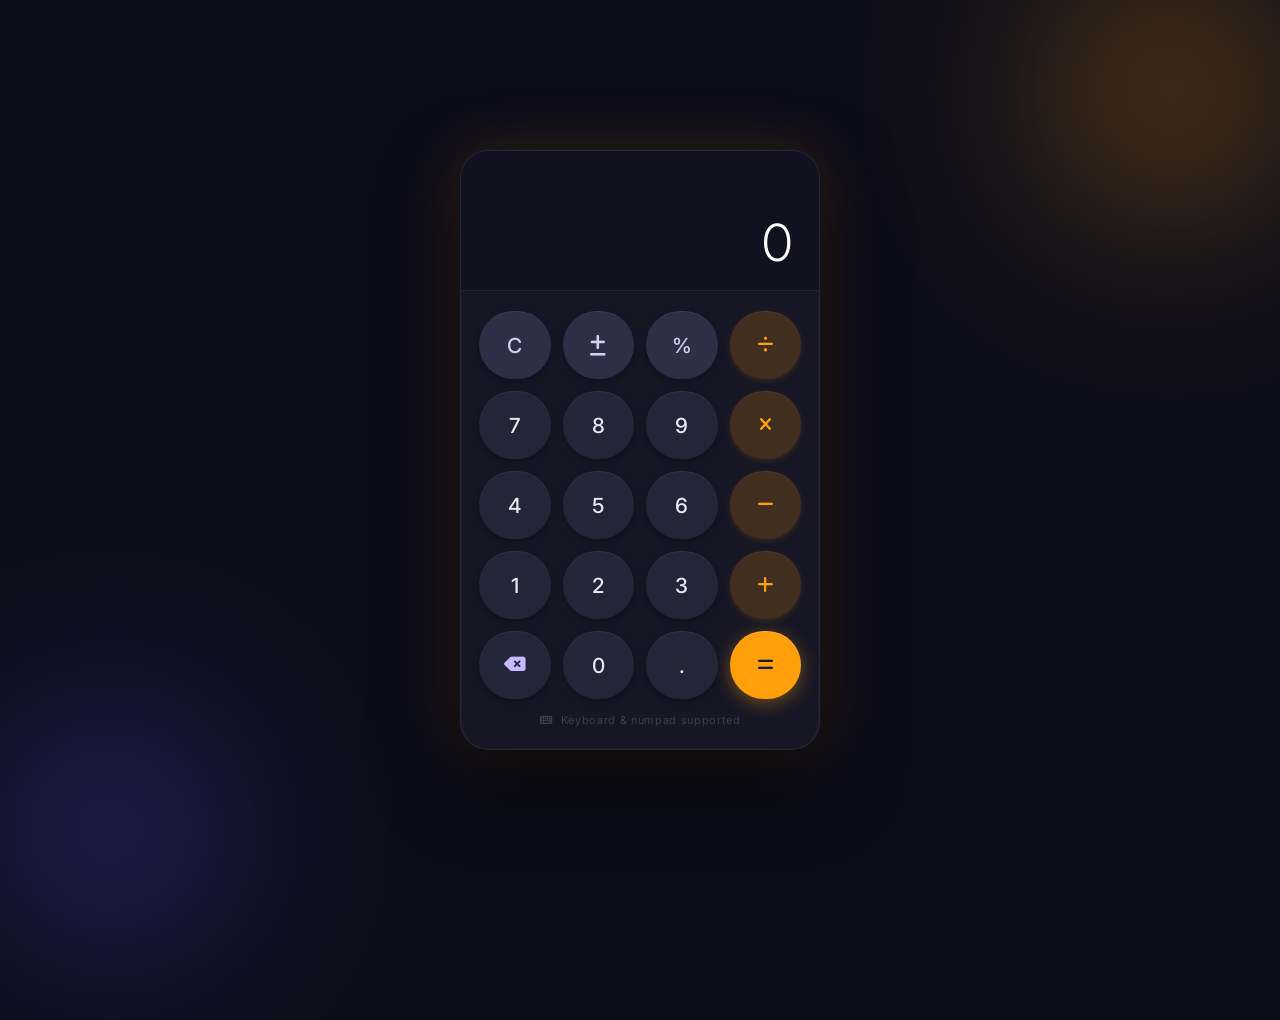
<file: OIBSIP/WebDev-L2-Calculator/index.html>
<!DOCTYPE html>
<html lang="en">
<head>
  <meta charset="UTF-8" />
  <meta name="viewport" content="width=device-width, initial-scale=1.0" />
  <title>Calculator — Oasis Infobyte</title>

  <!-- Google Fonts -->
  <link rel="preconnect" href="https://fonts.googleapis.com" />
  <link rel="preconnect" href="https://fonts.gstatic.com" crossorigin />
  <link
    href="https://fonts.googleapis.com/css2?family=Inter:wght@300;400;500;600;700&display=swap"
    rel="stylesheet"
  />

  <!-- Font Awesome 6 -->
  <link
    rel="stylesheet"
    href="https://cdnjs.cloudflare.com/ajax/libs/font-awesome/6.5.1/css/all.min.css"
    integrity="sha512-DTOQO9RWCH3ppGqcWaEA1BIZOC6xxalwEsw9c2QQeAIftl+Vegovlnee1c9QX4TctnWMn13TZye+giMm8e2LwA=="
    crossorigin="anonymous"
    referrerpolicy="no-referrer"
  />

  <!-- Stylesheet -->
  <link rel="stylesheet" href="style.css" />
</head>
<body>

  <div class="page-wrapper">

    <!-- Ambient blobs for depth -->
    <div class="ambient-blob blob-1" aria-hidden="true"></div>
    <div class="ambient-blob blob-2" aria-hidden="true"></div>

    <main class="calculator" role="main" aria-label="Calculator application">

      <!-- ── Display ─────────────────────────────────────── -->
      <section class="display" aria-label="Calculator display">
        <div class="display__expression" id="expression" aria-live="polite" aria-label="Expression"></div>
        <div class="display__result"     id="result"     aria-live="polite" aria-label="Result">0</div>
      </section>

      <!-- ── Button grid ───────────────────────────────── -->
      <div class="btn-grid" role="group" aria-label="Calculator buttons" id="btnGrid">

        <!-- Row 1: utility -->
        <button
          class="btn btn--function"
          data-action="clear"
          aria-label="Clear all"
          type="button"
        >C</button>

        <button
          class="btn btn--function"
          data-action="plus-minus"
          aria-label="Toggle positive / negative"
          type="button"
        ><i class="fa-solid fa-plus-minus" aria-hidden="true"></i></button>

        <button
          class="btn btn--function"
          data-action="percent"
          aria-label="Percent"
          type="button"
        >%</button>

        <button
          class="btn btn--operator"
          data-action="operator"
          data-value="÷"
          aria-label="Divide"
          type="button"
        ><i class="fa-solid fa-divide" aria-hidden="true"></i></button>

        <!-- Row 2 -->
        <button class="btn btn--number" data-action="number" data-value="7" aria-label="7" type="button">7</button>
        <button class="btn btn--number" data-action="number" data-value="8" aria-label="8" type="button">8</button>
        <button class="btn btn--number" data-action="number" data-value="9" aria-label="9" type="button">9</button>

        <button
          class="btn btn--operator"
          data-action="operator"
          data-value="×"
          aria-label="Multiply"
          type="button"
        ><i class="fa-solid fa-xmark" aria-hidden="true"></i></button>

        <!-- Row 3 -->
        <button class="btn btn--number" data-action="number" data-value="4" aria-label="4" type="button">4</button>
        <button class="btn btn--number" data-action="number" data-value="5" aria-label="5" type="button">5</button>
        <button class="btn btn--number" data-action="number" data-value="6" aria-label="6" type="button">6</button>

        <button
          class="btn btn--operator"
          data-action="operator"
          data-value="−"
          aria-label="Subtract"
          type="button"
        ><i class="fa-solid fa-minus" aria-hidden="true"></i></button>

        <!-- Row 4 -->
        <button class="btn btn--number" data-action="number" data-value="1" aria-label="1" type="button">1</button>
        <button class="btn btn--number" data-action="number" data-value="2" aria-label="2" type="button">2</button>
        <button class="btn btn--number" data-action="number" data-value="3" aria-label="3" type="button">3</button>

        <button
          class="btn btn--operator"
          data-action="operator"
          data-value="+"
          aria-label="Add"
          type="button"
        ><i class="fa-solid fa-plus" aria-hidden="true"></i></button>

        <!-- Row 5 -->
        <button
          class="btn btn--number btn--backspace"
          data-action="backspace"
          aria-label="Backspace"
          type="button"
        ><i class="fa-solid fa-delete-left" aria-hidden="true"></i></button>

        <button class="btn btn--number" data-action="number" data-value="0" aria-label="0" type="button">0</button>

        <button
          class="btn btn--number"
          data-action="decimal"
          aria-label="Decimal point"
          type="button"
        >.</button>

        <button
          class="btn btn--equals"
          data-action="equals"
          aria-label="Equals"
          type="button"
        ><i class="fa-solid fa-equals" aria-hidden="true"></i></button>

      </div><!-- /.btn-grid -->

      <!-- Keyboard hint -->
      <p class="kbd-hint" aria-label="Keyboard shortcut hint">
        <i class="fa-solid fa-keyboard" aria-hidden="true"></i>
        Keyboard &amp; numpad supported
      </p>

    </main>

  </div><!-- /.page-wrapper -->

  <script src="script.js"></script>
</body>
</html>
</file>
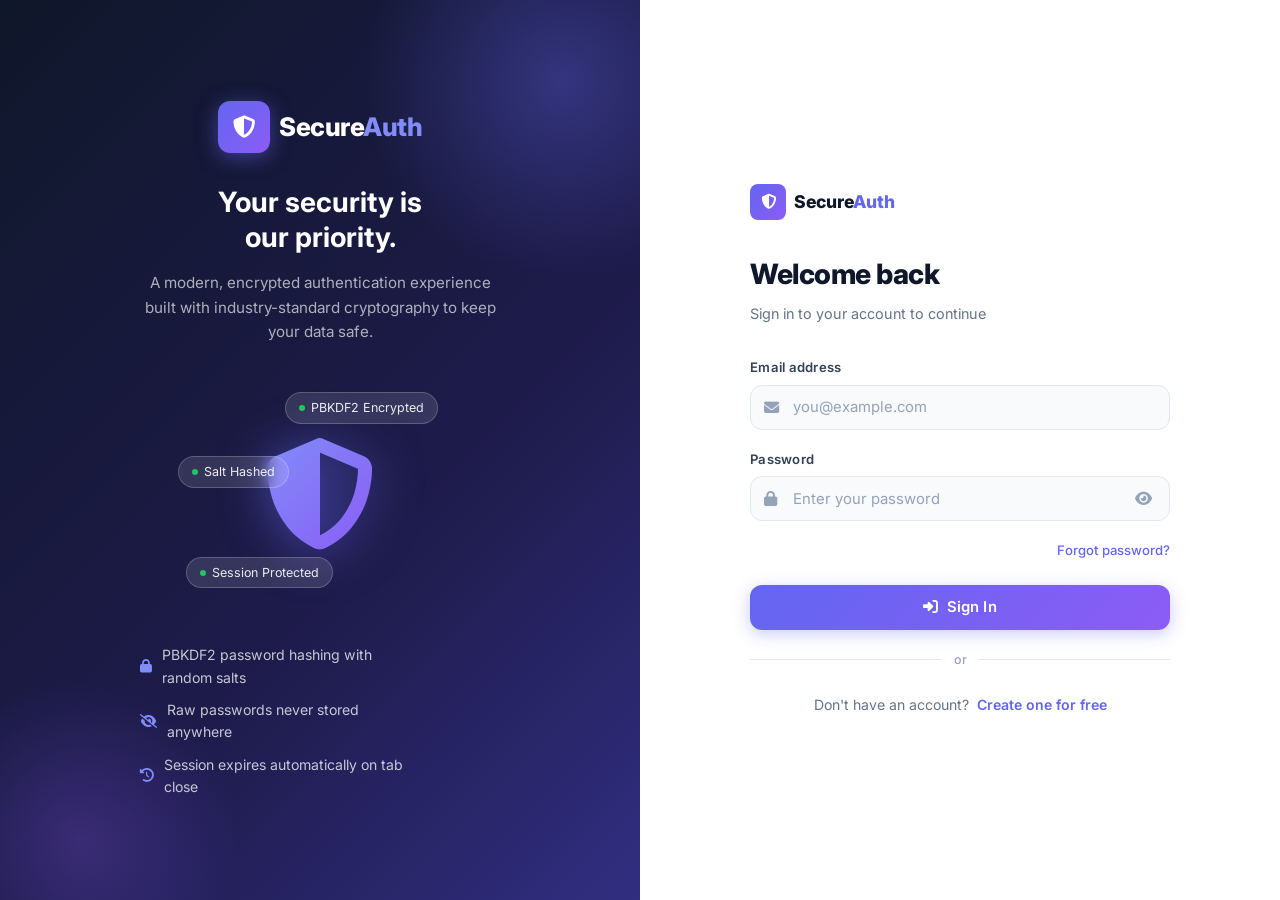
<file: OIBSIP/WebDev-L2-LoginAuthentication/index.html>
<!DOCTYPE html>
<html lang="en">
<head>
  <meta charset="UTF-8" />
  <meta name="viewport" content="width=device-width, initial-scale=1.0" />
  <title>SecureAuth — Sign In</title>
  <link rel="preconnect" href="https://fonts.googleapis.com" />
  <link rel="preconnect" href="https://fonts.gstatic.com" crossorigin />
  <link href="https://fonts.googleapis.com/css2?family=Inter:wght@400;500;600;700;800&display=swap" rel="stylesheet" />
  <link rel="stylesheet" href="https://cdnjs.cloudflare.com/ajax/libs/font-awesome/6.5.0/css/all.min.css" />
  <link rel="stylesheet" href="style.css" />
</head>
<body data-page="login">

  <!-- Loading Overlay -->
  <div class="loading-overlay hidden" id="loading-overlay">
    <div class="spinner-ring"></div>
  </div>

  <div class="auth-wrapper">

    <!-- ── Hero / Branding Panel ── -->
    <section class="auth-hero" aria-hidden="true">
      <div class="hero-content">

        <div class="hero-logo">
          <div class="hero-logo-icon">
            <i class="fa-solid fa-shield-halved"></i>
          </div>
          <span class="hero-logo-text">Secure<span>Auth</span></span>
        </div>

        <h1 class="hero-tagline">Your security is<br />our priority.</h1>
        <p class="hero-sub">
          A modern, encrypted authentication experience built with
          industry-standard cryptography to keep your data safe.
        </p>

        <!-- Decorative art -->
        <div class="hero-art">
          <div class="shield-bg">
            <i class="fa-solid fa-shield-halved shield-icon"></i>
          </div>
          <div class="hero-badge" style="top:8px;right:-8px;">
            <span class="dot"></span>PBKDF2 Encrypted
          </div>
          <div class="hero-badge" style="bottom:16px;left:-24px;">
            <span class="dot"></span>Session Protected
          </div>
          <div class="hero-badge" style="top:72px;left:-32px;">
            <span class="dot"></span>Salt Hashed
          </div>
        </div>

        <ul class="hero-features">
          <li class="hero-feature">
            <i class="fa-solid fa-lock"></i>
            <span>PBKDF2 password hashing with random salts</span>
          </li>
          <li class="hero-feature">
            <i class="fa-solid fa-eye-slash"></i>
            <span>Raw passwords never stored anywhere</span>
          </li>
          <li class="hero-feature">
            <i class="fa-solid fa-clock-rotate-left"></i>
            <span>Session expires automatically on tab close</span>
          </li>
        </ul>

      </div>
    </section>

    <!-- ── Form Panel ── -->
    <main class="auth-form-panel">
      <div class="auth-card">

        <!-- Mobile logo -->
        <div class="auth-card-logo">
          <div class="auth-card-logo-icon">
            <i class="fa-solid fa-shield-halved"></i>
          </div>
          <span class="auth-card-logo-text">Secure<span>Auth</span></span>
        </div>

        <h2 class="auth-title">Welcome back</h2>
        <p class="auth-subtitle">Sign in to your account to continue</p>

        <!-- Alert box -->
        <div id="login-alert" class="alert hidden" role="alert"></div>

        <form id="login-form" novalidate autocomplete="on">

          <!-- Email -->
          <div class="form-group">
            <label class="form-label" for="login-email">Email address</label>
            <div class="input-wrapper">
              <i class="fa-solid fa-envelope input-icon"></i>
              <input
                type="email"
                id="login-email"
                name="email"
                class="form-input"
                placeholder="you@example.com"
                autocomplete="email"
                required
              />
            </div>
          </div>

          <!-- Password -->
          <div class="form-group">
            <label class="form-label" for="login-password">Password</label>
            <div class="input-wrapper">
              <i class="fa-solid fa-lock input-icon"></i>
              <input
                type="password"
                id="login-password"
                name="password"
                class="form-input"
                placeholder="Enter your password"
                autocomplete="current-password"
                required
              />
              <button type="button" class="btn-eye" id="toggle-login-password" aria-label="Toggle password visibility">
                <i class="fa-solid fa-eye"></i>
              </button>
            </div>
          </div>

          <!-- Forgot -->
          <div class="form-row">
            <span></span>
            <a href="#" class="form-forgot" tabindex="-1">Forgot password?</a>
          </div>

          <!-- Submit -->
          <button type="submit" class="btn btn-primary" id="login-btn">
            <div class="btn-spinner"></div>
            <span class="btn-label">
              <i class="fa-solid fa-right-to-bracket"></i>&nbsp; Sign In
            </span>
          </button>

        </form>

        <div class="divider">or</div>

        <p class="auth-footer">
          Don't have an account?&nbsp;
          <a href="register.html">Create one for free</a>
        </p>

      </div>
    </main>

  </div><!-- /.auth-wrapper -->

  <script src="script.js"></script>
</body>
</html>
</file>
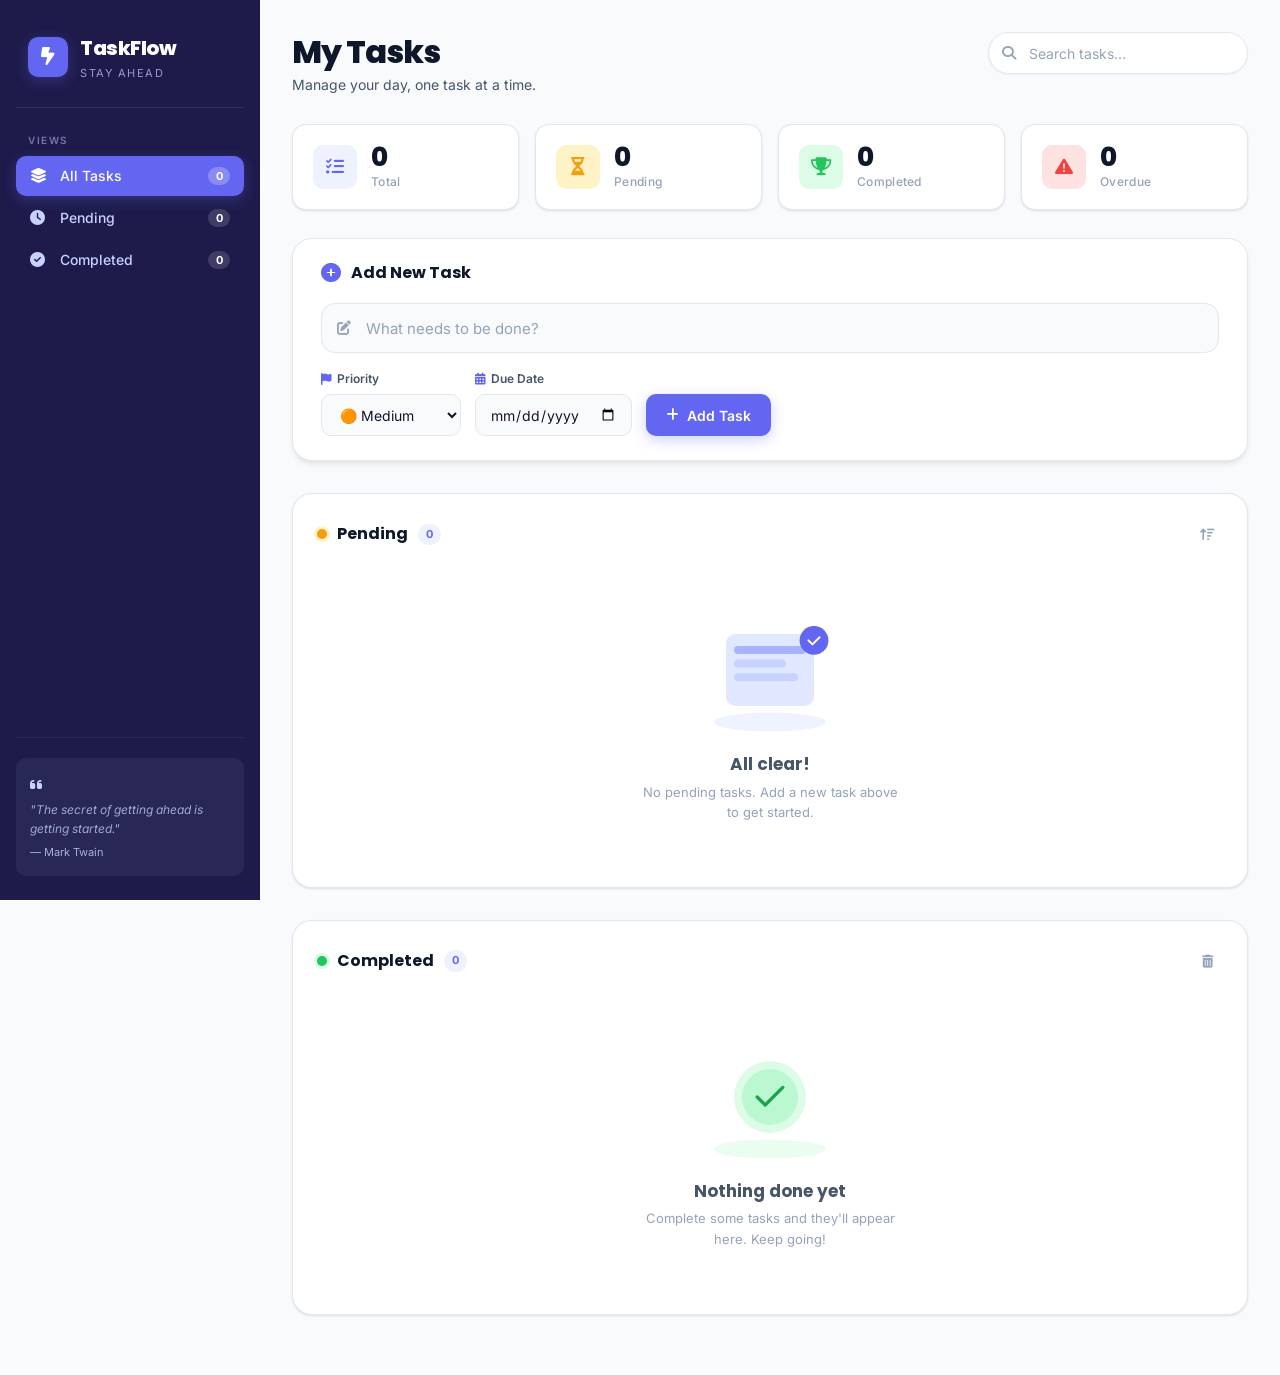
<file: OIBSIP/WebDev-L2-TodoApp/index.html>
<!DOCTYPE html>
<html lang="en">
<head>
  <meta charset="UTF-8" />
  <meta name="viewport" content="width=device-width, initial-scale=1.0" />
  <title>TaskFlow — Stay Ahead, Stay Productive</title>
  <link rel="preconnect" href="https://fonts.googleapis.com" />
  <link rel="preconnect" href="https://fonts.gstatic.com" crossorigin />
  <link href="https://fonts.googleapis.com/css2?family=Inter:wght@300;400;500;600;700&family=Poppins:wght@600;700;800&display=swap" rel="stylesheet" />
  <link rel="stylesheet" href="https://cdnjs.cloudflare.com/ajax/libs/font-awesome/6.5.1/css/all.min.css" integrity="sha512-DTOQO9RWCH3ppGqcWaEA1BIZOC6xxalwEsw9c2QQeAIftl+Vegovlnee1c9QX4TctnWMn13TZye+giMm8e2LwA==" crossorigin="anonymous" referrerpolicy="no-referrer" />
  <link rel="stylesheet" href="style.css" />
</head>
<body>

  <!-- =========================================================
       APP WRAPPER
  ========================================================= -->
  <div class="app-wrapper">

    <!-- ===================== SIDEBAR ===================== -->
    <aside class="sidebar" id="sidebar" role="navigation" aria-label="Main navigation">

      <!-- Brand -->
      <div class="sidebar-brand">
        <div class="brand-icon"><i class="fa-solid fa-bolt-lightning"></i></div>
        <div class="brand-text">
          <span class="brand-name">TaskFlow</span>
          <span class="brand-tagline">Stay Ahead</span>
        </div>
      </div>

      <!-- Filter Nav -->
      <nav class="sidebar-nav">
        <p class="nav-label">Views</p>
        <button class="nav-item active" data-filter="all" aria-pressed="true">
          <i class="fa-solid fa-layer-group"></i>
          <span>All Tasks</span>
          <span class="nav-badge" id="badge-all">0</span>
        </button>
        <button class="nav-item" data-filter="pending" aria-pressed="false">
          <i class="fa-solid fa-clock"></i>
          <span>Pending</span>
          <span class="nav-badge" id="badge-pending">0</span>
        </button>
        <button class="nav-item" data-filter="completed" aria-pressed="false">
          <i class="fa-solid fa-circle-check"></i>
          <span>Completed</span>
          <span class="nav-badge" id="badge-completed">0</span>
        </button>
      </nav>

      <!-- Sidebar Footer -->
      <div class="sidebar-footer">
        <div class="sidebar-footer-quote">
          <i class="fa-solid fa-quote-left"></i>
          <p>"The secret of getting ahead is getting started."</p>
          <span>— Mark Twain</span>
        </div>
      </div>

    </aside>

    <!-- ================ MOBILE HEADER ================ -->
    <header class="mobile-header" role="banner">
      <button class="hamburger" id="hamburgerBtn" aria-label="Toggle sidebar" aria-expanded="false">
        <i class="fa-solid fa-bars"></i>
      </button>
      <div class="mobile-brand">
        <i class="fa-solid fa-bolt-lightning"></i>
        <span>TaskFlow</span>
      </div>
    </header>

    <!-- Sidebar Overlay (mobile) -->
    <div class="sidebar-overlay" id="sidebarOverlay" aria-hidden="true"></div>

    <!-- ===================== MAIN CONTENT ===================== -->
    <main class="main-content" role="main">

      <!-- Page Header -->
      <div class="page-header">
        <div class="page-header-left">
          <h1 class="page-title">My Tasks</h1>
          <p class="page-subtitle">Manage your day, one task at a time.</p>
        </div>
        <div class="page-header-right">
          <div class="search-wrapper" role="search">
            <i class="fa-solid fa-magnifying-glass search-icon" aria-hidden="true"></i>
            <input
              type="search"
              id="searchInput"
              class="search-input"
              placeholder="Search tasks…"
              autocomplete="off"
              aria-label="Search tasks"
            />
          </div>
        </div>
      </div>

      <!-- Stats Bar -->
      <div class="stats-bar" role="region" aria-label="Task statistics">
        <div class="stat-card stat-total">
          <div class="stat-icon"><i class="fa-solid fa-list-check"></i></div>
          <div class="stat-info">
            <span class="stat-number" id="statTotal">0</span>
            <span class="stat-label">Total</span>
          </div>
        </div>
        <div class="stat-card stat-pending">
          <div class="stat-icon"><i class="fa-solid fa-hourglass-half"></i></div>
          <div class="stat-info">
            <span class="stat-number" id="statPending">0</span>
            <span class="stat-label">Pending</span>
          </div>
        </div>
        <div class="stat-card stat-completed">
          <div class="stat-icon"><i class="fa-solid fa-trophy"></i></div>
          <div class="stat-info">
            <span class="stat-number" id="statCompleted">0</span>
            <span class="stat-label">Completed</span>
          </div>
        </div>
        <div class="stat-card stat-overdue">
          <div class="stat-icon"><i class="fa-solid fa-triangle-exclamation"></i></div>
          <div class="stat-info">
            <span class="stat-number" id="statOverdue">0</span>
            <span class="stat-label">Overdue</span>
          </div>
        </div>
      </div>

      <!-- Add Task Card -->
      <section class="add-task-card" aria-label="Add new task">
        <div class="add-task-header">
          <i class="fa-solid fa-circle-plus"></i>
          <h2>Add New Task</h2>
        </div>
        <div class="add-task-form">
          <div class="input-group input-group--title">
            <label for="taskInput" class="sr-only">Task title</label>
            <i class="fa-solid fa-pen-to-square input-icon" aria-hidden="true"></i>
            <input
              type="text"
              id="taskInput"
              class="task-title-input"
              placeholder="What needs to be done?"
              maxlength="200"
              autocomplete="off"
              aria-label="Task title"
            />
          </div>
          <div class="add-task-controls">
            <div class="input-group">
              <label for="prioritySelect" class="control-label">
                <i class="fa-solid fa-flag" aria-hidden="true"></i> Priority
              </label>
              <select id="prioritySelect" class="priority-select" aria-label="Task priority">
                <option value="low">🟢 Low</option>
                <option value="medium" selected>🟠 Medium</option>
                <option value="high">🔴 High</option>
              </select>
            </div>
            <div class="input-group">
              <label for="dueDateInput" class="control-label">
                <i class="fa-solid fa-calendar-days" aria-hidden="true"></i> Due Date
              </label>
              <input
                type="date"
                id="dueDateInput"
                class="due-date-input"
                aria-label="Due date"
              />
            </div>
            <button id="addTaskBtn" class="btn btn-primary" aria-label="Add task">
              <i class="fa-solid fa-plus" aria-hidden="true"></i>
              <span>Add Task</span>
            </button>
          </div>
        </div>
      </section>

      <!-- Tasks Area -->
      <div class="tasks-area">

        <!-- Pending Tasks Section -->
        <section class="task-section" id="pendingSection" aria-label="Pending tasks">
          <div class="section-header">
            <div class="section-title-group">
              <span class="section-dot dot-pending"></span>
              <h2 class="section-title">Pending</h2>
              <span class="section-badge" id="pendingBadge" aria-label="Pending task count">0</span>
            </div>
            <button class="btn-icon sort-btn" id="sortPendingBtn" aria-label="Sort pending tasks" title="Sort by due date">
              <i class="fa-solid fa-arrow-up-wide-short"></i>
            </button>
          </div>

          <!-- Empty State — Pending -->
          <div class="empty-state" id="emptyPending" role="status" aria-live="polite">
            <div class="empty-state-art">
              <svg viewBox="0 0 200 160" fill="none" xmlns="http://www.w3.org/2000/svg" aria-hidden="true">
                <ellipse cx="100" cy="140" rx="70" ry="12" fill="#e0e7ff" opacity="0.5"/>
                <rect x="45" y="30" width="110" height="90" rx="12" fill="#e0e7ff"/>
                <rect x="55" y="45" width="90" height="10" rx="5" fill="#a5b4fc"/>
                <rect x="55" y="62" width="65" height="10" rx="5" fill="#c7d2fe"/>
                <rect x="55" y="79" width="80" height="10" rx="5" fill="#c7d2fe"/>
                <circle cx="155" cy="38" r="18" fill="#6366f1"/>
                <path d="M148 38 l5 5 l9-9" stroke="white" stroke-width="2.5" stroke-linecap="round" stroke-linejoin="round"/>
              </svg>
            </div>
            <h3>All clear!</h3>
            <p>No pending tasks. Add a new task above to get started.</p>
          </div>

          <ul class="task-list" id="pendingList" role="list" aria-label="Pending tasks list"></ul>
        </section>

        <!-- Completed Tasks Section -->
        <section class="task-section" id="completedSection" aria-label="Completed tasks">
          <div class="section-header">
            <div class="section-title-group">
              <span class="section-dot dot-completed"></span>
              <h2 class="section-title">Completed</h2>
              <span class="section-badge" id="completedBadge" aria-label="Completed task count">0</span>
            </div>
            <button class="btn-icon" id="clearCompletedBtn" aria-label="Clear all completed tasks" title="Clear completed">
              <i class="fa-solid fa-trash-can"></i>
            </button>
          </div>

          <!-- Empty State — Completed -->
          <div class="empty-state" id="emptyCompleted" role="status" aria-live="polite">
            <div class="empty-state-art">
              <svg viewBox="0 0 200 160" fill="none" xmlns="http://www.w3.org/2000/svg" aria-hidden="true">
                <ellipse cx="100" cy="140" rx="70" ry="12" fill="#dcfce7" opacity="0.6"/>
                <circle cx="100" cy="75" r="45" fill="#dcfce7"/>
                <circle cx="100" cy="75" r="35" fill="#bbf7d0"/>
                <path d="M84 75 l10 10 l22-22" stroke="#16a34a" stroke-width="4" stroke-linecap="round" stroke-linejoin="round"/>
              </svg>
            </div>
            <h3>Nothing done yet</h3>
            <p>Complete some tasks and they'll appear here. Keep going!</p>
          </div>

          <ul class="task-list" id="completedList" role="list" aria-label="Completed tasks list"></ul>
        </section>

      </div><!-- /.tasks-area -->

    </main><!-- /.main-content -->

  </div><!-- /.app-wrapper -->

  <!-- =============== TOAST CONTAINER =============== -->
  <div class="toast-container" id="toastContainer" role="region" aria-label="Notifications" aria-live="polite"></div>

  <!-- =============== CONFIRM MODAL =============== -->
  <div class="modal-overlay" id="modalOverlay" role="dialog" aria-modal="true" aria-labelledby="modalTitle" aria-hidden="true">
    <div class="modal-card">
      <div class="modal-icon">
        <i class="fa-solid fa-triangle-exclamation"></i>
      </div>
      <h3 class="modal-title" id="modalTitle">Delete Task?</h3>
      <p class="modal-message" id="modalMessage">This action cannot be undone.</p>
      <div class="modal-actions">
        <button class="btn btn-ghost" id="modalCancelBtn">Cancel</button>
        <button class="btn btn-danger" id="modalConfirmBtn">Delete</button>
      </div>
    </div>
  </div>

  <script src="script.js"></script>
</body>
</html>
</file>
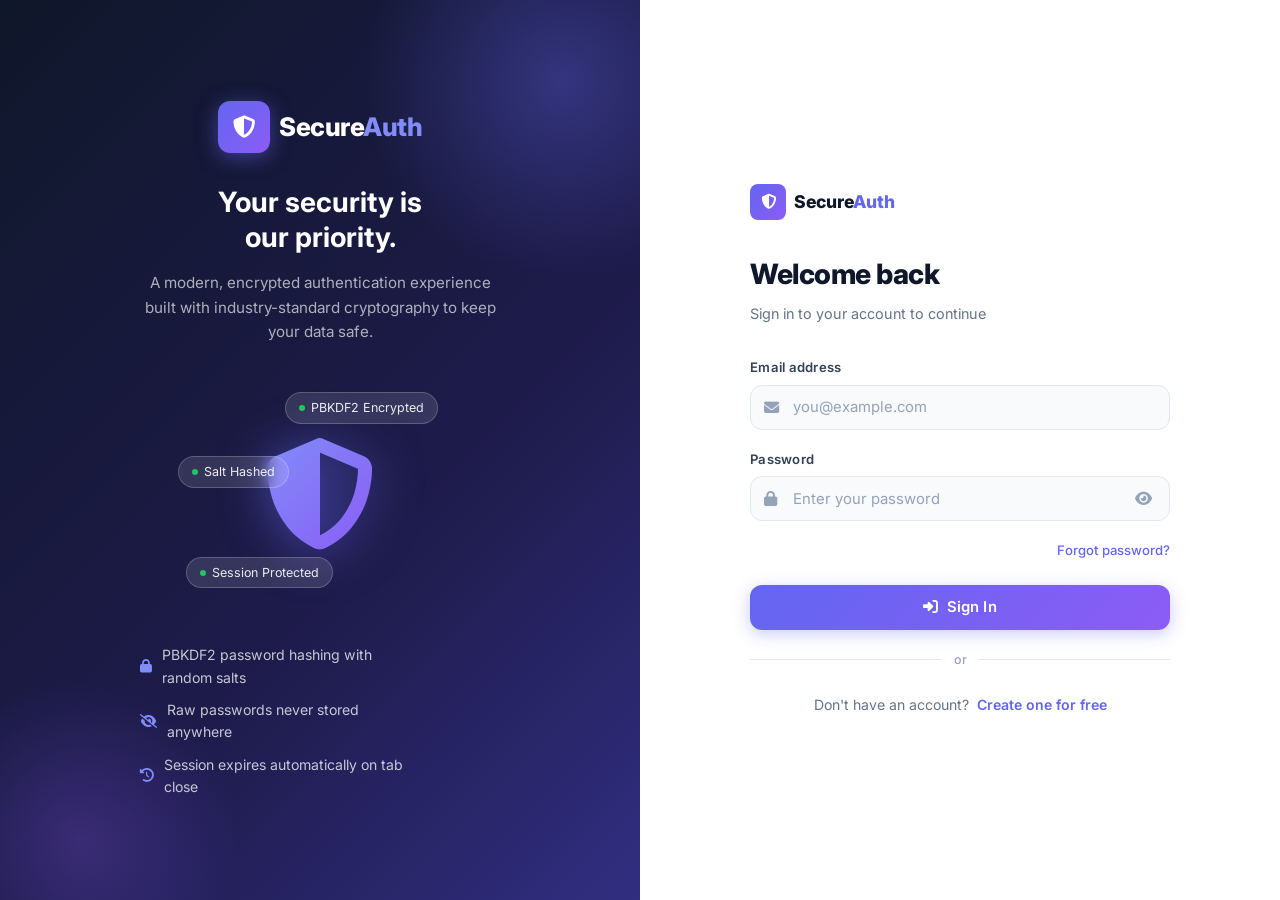
<file: OIBSIP/WebDev-L2-LoginAuthentication/dashboard.html>
<!DOCTYPE html>
<html lang="en">
<head>
  <meta charset="UTF-8" />
  <meta name="viewport" content="width=device-width, initial-scale=1.0" />
  <title>SecureAuth — Dashboard</title>
  <link rel="preconnect" href="https://fonts.googleapis.com" />
  <link rel="preconnect" href="https://fonts.gstatic.com" crossorigin />
  <link href="https://fonts.googleapis.com/css2?family=Inter:wght@400;500;600;700;800&display=swap" rel="stylesheet" />
  <link rel="stylesheet" href="https://cdnjs.cloudflare.com/ajax/libs/font-awesome/6.5.0/css/all.min.css" />
  <link rel="stylesheet" href="style.css" />
</head>
<body class="dashboard-body" data-page="dashboard">

  <!-- ══════════ NAVBAR ══════════ -->
  <nav class="navbar">
    <a href="dashboard.html" class="nav-brand">
      <div class="nav-brand-icon">
        <i class="fa-solid fa-shield-halved"></i>
      </div>
      Secure<span>Auth</span>
    </a>

    <div class="nav-right">
      <div class="nav-user">
        <span class="nav-user-name user-name"></span>
        <!-- Avatar populated by JS -->
        <div class="avatar avatar-sm user-avatar" role="img" aria-label="User avatar"></div>
      </div>

      <button class="btn-logout" id="logout-btn" type="button">
        <i class="fa-solid fa-right-from-bracket"></i>
        Sign Out
      </button>
    </div>
  </nav>

  <!-- ══════════ MAIN CONTENT ══════════ -->
  <main class="dashboard-main">

    <!-- Welcome Banner -->
    <section class="welcome-banner" aria-label="Welcome banner">
      <div class="welcome-text">
        <h1 class="welcome-title">
          Welcome back, <span id="welcome-name"></span>! 👋
        </h1>
        <p class="welcome-sub">Here's a summary of your account security and status.</p>
      </div>
      <div class="welcome-icon" aria-hidden="true">
        <i class="fa-solid fa-shield-halved"></i>
      </div>
    </section>

    <!-- Stats Grid -->
    <div class="stats-grid" aria-label="Account stats">

      <div class="stat-card">
        <div class="stat-icon stat-icon-blue">
          <i class="fa-solid fa-circle-check"></i>
        </div>
        <div class="stat-label">Account Status</div>
        <div class="stat-value">✅ Active</div>
      </div>

      <div class="stat-card">
        <div class="stat-icon stat-icon-purple">
          <i class="fa-solid fa-shield-halved"></i>
        </div>
        <div class="stat-label">Security Level</div>
        <div class="stat-value">🔐 Standard</div>
      </div>

      <div class="stat-card">
        <div class="stat-icon stat-icon-green">
          <i class="fa-solid fa-clock"></i>
        </div>
        <div class="stat-label">Last Login</div>
        <div class="stat-value" id="last-login">—</div>
      </div>

      <div class="stat-card">
        <div class="stat-icon stat-icon-amber">
          <i class="fa-solid fa-layer-group"></i>
        </div>
        <div class="stat-label">Active Sessions</div>
        <div class="stat-value">1 Active</div>
      </div>

    </div>

    <!-- Content Grid: Profile card + Account details -->
    <div class="content-grid">

      <!-- Profile Card -->
      <section class="section-card" aria-label="Profile">
        <h2 class="section-title">
          <i class="fa-solid fa-id-card"></i> Profile
        </h2>
        <div class="profile-card-inner">
          <!-- Large Avatar -->
          <div class="avatar avatar-xl user-avatar" role="img" aria-label="User avatar"></div>

          <p class="profile-name user-name"></p>
          <p class="profile-email user-email"></p>

          <div class="security-badge">
            <i class="fa-solid fa-lock"></i>
            Password Protected
          </div>
        </div>
      </section>

      <!-- My Account Details -->
      <section class="section-card" aria-label="Account details">
        <h2 class="section-title">
          <i class="fa-solid fa-user-gear"></i> My Account
        </h2>
        <div class="account-details">

          <div class="detail-row">
            <span class="detail-key">
              <i class="fa-solid fa-user"></i> Full Name
            </span>
            <span class="detail-val user-name"></span>
          </div>

          <div class="detail-row">
            <span class="detail-key">
              <i class="fa-solid fa-envelope"></i> Email
            </span>
            <span class="detail-val user-email"></span>
          </div>

          <div class="detail-row">
            <span class="detail-key">
              <i class="fa-solid fa-calendar-days"></i> Member Since
            </span>
            <span class="detail-val" id="member-since">—</span>
          </div>

          <div class="detail-row">
            <span class="detail-key">
              <i class="fa-solid fa-key"></i> Password
            </span>
            <span class="detail-val">••••••••••</span>
          </div>

          <div class="detail-row">
            <span class="detail-key">
              <i class="fa-solid fa-fingerprint"></i> Auth Method
            </span>
            <span class="detail-val">PBKDF2 (100k iterations)</span>
          </div>

          <div class="detail-row">
            <span class="detail-key">
              <i class="fa-solid fa-clock"></i> Last Login
            </span>
            <span class="detail-val" id="last-login-detail">—</span>
          </div>

        </div>
      </section>

    </div><!-- /.content-grid -->

  </main>

  <!-- Toast container (injected by JS) -->
  <div class="toast-container" id="toast-container"></div>

  <script src="script.js"></script>
  <script>
    // Mirror last-login to the detail row as well
    document.addEventListener('DOMContentLoaded', () => {
      // After dashboard init has run, copy the value
      requestAnimationFrame(() => {
        const src  = document.getElementById('last-login');
        const dest = document.getElementById('last-login-detail');
        if (src && dest) dest.textContent = src.textContent;
      });
    });
  </script>
</body>
</html>
</file>
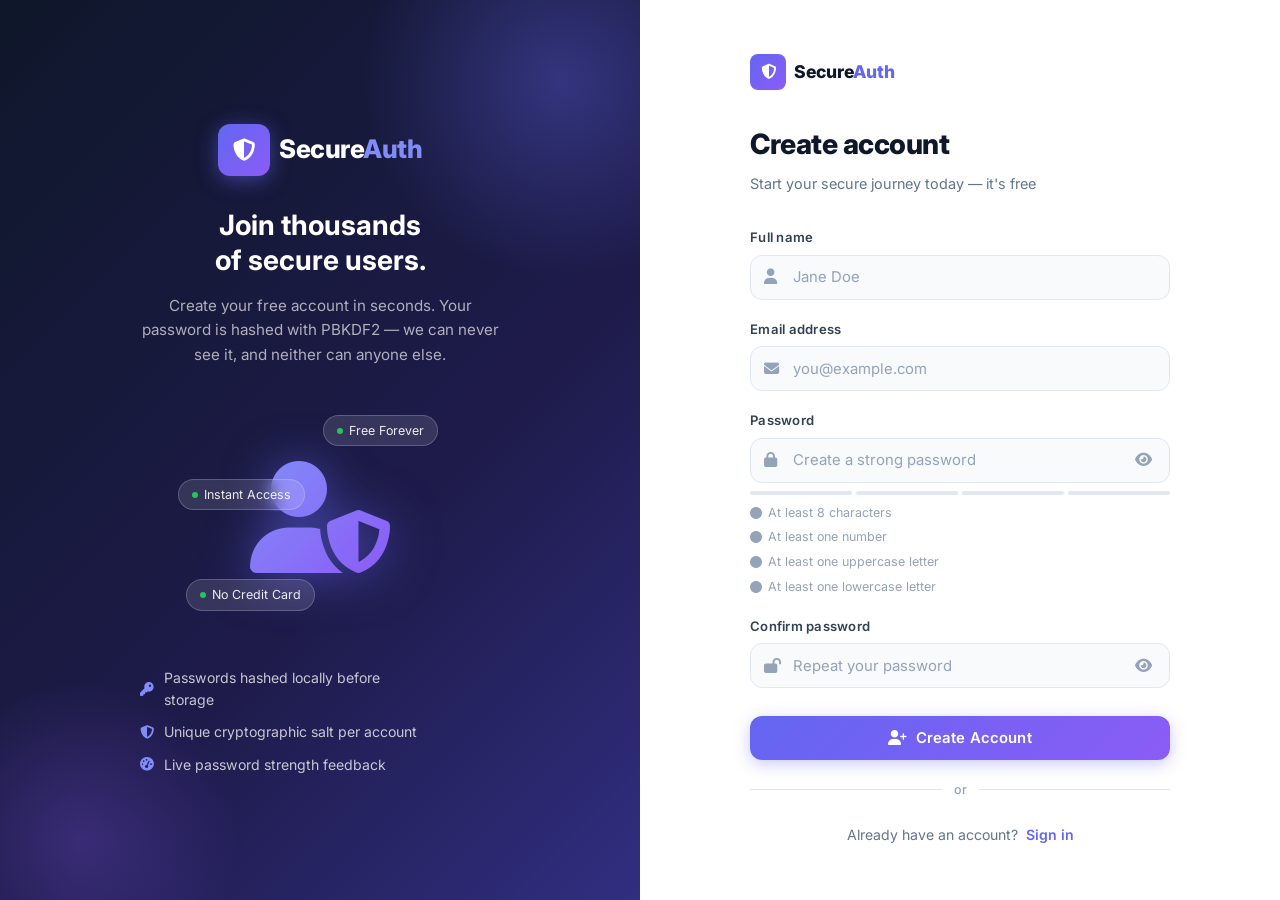
<file: OIBSIP/WebDev-L2-LoginAuthentication/register.html>
<!DOCTYPE html>
<html lang="en">
<head>
  <meta charset="UTF-8" />
  <meta name="viewport" content="width=device-width, initial-scale=1.0" />
  <title>SecureAuth — Create Account</title>
  <link rel="preconnect" href="https://fonts.googleapis.com" />
  <link rel="preconnect" href="https://fonts.gstatic.com" crossorigin />
  <link href="https://fonts.googleapis.com/css2?family=Inter:wght@400;500;600;700;800&display=swap" rel="stylesheet" />
  <link rel="stylesheet" href="https://cdnjs.cloudflare.com/ajax/libs/font-awesome/6.5.0/css/all.min.css" />
  <link rel="stylesheet" href="style.css" />
</head>
<body data-page="register">

  <!-- Loading Overlay -->
  <div class="loading-overlay hidden" id="loading-overlay">
    <div class="spinner-ring"></div>
  </div>

  <div class="auth-wrapper">

    <!-- ── Hero / Branding Panel ── -->
    <section class="auth-hero" aria-hidden="true">
      <div class="hero-content">

        <div class="hero-logo">
          <div class="hero-logo-icon">
            <i class="fa-solid fa-shield-halved"></i>
          </div>
          <span class="hero-logo-text">Secure<span>Auth</span></span>
        </div>

        <h1 class="hero-tagline">Join thousands<br />of secure users.</h1>
        <p class="hero-sub">
          Create your free account in seconds. Your password is hashed with
          PBKDF2 — we can never see it, and neither can anyone else.
        </p>

        <div class="hero-art">
          <div class="shield-bg">
            <i class="fa-solid fa-user-shield shield-icon"></i>
          </div>
          <div class="hero-badge" style="top:8px;right:-8px;">
            <span class="dot"></span>Free Forever
          </div>
          <div class="hero-badge" style="bottom:16px;left:-24px;">
            <span class="dot"></span>No Credit Card
          </div>
          <div class="hero-badge" style="top:72px;left:-32px;">
            <span class="dot"></span>Instant Access
          </div>
        </div>

        <ul class="hero-features">
          <li class="hero-feature">
            <i class="fa-solid fa-key"></i>
            <span>Passwords hashed locally before storage</span>
          </li>
          <li class="hero-feature">
            <i class="fa-solid fa-shield-halved"></i>
            <span>Unique cryptographic salt per account</span>
          </li>
          <li class="hero-feature">
            <i class="fa-solid fa-gauge-high"></i>
            <span>Live password strength feedback</span>
          </li>
        </ul>

      </div>
    </section>

    <!-- ── Form Panel ── -->
    <main class="auth-form-panel">
      <div class="auth-card">

        <!-- Mobile logo -->
        <div class="auth-card-logo">
          <div class="auth-card-logo-icon">
            <i class="fa-solid fa-shield-halved"></i>
          </div>
          <span class="auth-card-logo-text">Secure<span>Auth</span></span>
        </div>

        <h2 class="auth-title">Create account</h2>
        <p class="auth-subtitle">Start your secure journey today — it's free</p>

        <!-- Alert box -->
        <div id="register-alert" class="alert hidden" role="alert"></div>

        <form id="register-form" novalidate autocomplete="off">

          <!-- Full name -->
          <div class="form-group">
            <label class="form-label" for="reg-name">Full name</label>
            <div class="input-wrapper">
              <i class="fa-solid fa-user input-icon"></i>
              <input
                type="text"
                id="reg-name"
                name="name"
                class="form-input"
                placeholder="Jane Doe"
                autocomplete="name"
                required
              />
            </div>
          </div>

          <!-- Email -->
          <div class="form-group">
            <label class="form-label" for="reg-email">Email address</label>
            <div class="input-wrapper">
              <i class="fa-solid fa-envelope input-icon"></i>
              <input
                type="email"
                id="reg-email"
                name="email"
                class="form-input"
                placeholder="you@example.com"
                autocomplete="email"
                required
              />
            </div>
          </div>

          <!-- Password with strength meter -->
          <div class="form-group">
            <label class="form-label" for="reg-password">Password</label>
            <div class="input-wrapper">
              <i class="fa-solid fa-lock input-icon"></i>
              <input
                type="password"
                id="reg-password"
                name="password"
                class="form-input"
                placeholder="Create a strong password"
                autocomplete="new-password"
                required
              />
              <button type="button" class="btn-eye" id="toggle-reg-password" aria-label="Toggle password visibility">
                <i class="fa-solid fa-eye"></i>
              </button>
            </div>

            <!-- Strength meter -->
            <div class="strength-meter" id="strength-meter">
              <div class="strength-bars">
                <div class="strength-bar"></div>
                <div class="strength-bar"></div>
                <div class="strength-bar"></div>
                <div class="strength-bar"></div>
              </div>
              <div class="strength-label" id="strength-label"></div>
              <ul class="strength-reqs">
                <li class="strength-req" id="req-length">
                  <i class="req-icon fa-solid fa-circle"></i>
                  <span>At least 8 characters</span>
                </li>
                <li class="strength-req" id="req-number">
                  <i class="req-icon fa-solid fa-circle"></i>
                  <span>At least one number</span>
                </li>
                <li class="strength-req" id="req-uppercase">
                  <i class="req-icon fa-solid fa-circle"></i>
                  <span>At least one uppercase letter</span>
                </li>
                <li class="strength-req" id="req-lowercase">
                  <i class="req-icon fa-solid fa-circle"></i>
                  <span>At least one lowercase letter</span>
                </li>
              </ul>
            </div>
          </div>

          <!-- Confirm Password -->
          <div class="form-group">
            <label class="form-label" for="reg-confirm">Confirm password</label>
            <div class="input-wrapper">
              <i class="fa-solid fa-lock-open input-icon"></i>
              <input
                type="password"
                id="reg-confirm"
                name="confirm"
                class="form-input"
                placeholder="Repeat your password"
                autocomplete="new-password"
                required
              />
              <button type="button" class="btn-eye" id="toggle-reg-confirm" aria-label="Toggle confirm password visibility">
                <i class="fa-solid fa-eye"></i>
              </button>
            </div>
          </div>

          <!-- Submit -->
          <button type="submit" class="btn btn-primary" id="register-btn" style="margin-top:.5rem">
            <div class="btn-spinner"></div>
            <span class="btn-label">
              <i class="fa-solid fa-user-plus"></i>&nbsp; Create Account
            </span>
          </button>

        </form>

        <div class="divider">or</div>

        <p class="auth-footer">
          Already have an account?&nbsp;
          <a href="index.html">Sign in</a>
        </p>

      </div>
    </main>

  </div><!-- /.auth-wrapper -->

  <script src="script.js"></script>
</body>
</html>
</file>
<file: OIBSIP/WebDev-L2-Calculator/style.css>
/* ═══════════════════════════════════════════════════════════
   Calculator — Premium Dark Theme
   Oasis Infobyte · Level 2
   ═══════════════════════════════════════════════════════════ */

/* ── 1. Custom Properties ─────────────────────────────────── */
:root {
  /* Palette */
  --clr-bg-page:        #0d0d1a;
  --clr-bg-calc:        #161625;
  --clr-bg-display:     #111120;
  --clr-btn-num:        #252538;
  --clr-btn-fn:         #2e2e46;
  --clr-accent:         #FF9F0A;
  --clr-accent-hover:   #ffb340;
  --clr-accent-active:  #e08800;
  --clr-equals:         #FF9F0A;
  --clr-equals-hover:   #ffb340;
  --clr-text-result:    #ffffff;
  --clr-text-expr:      #8888aa;
  --clr-text-btn:       #e8e8f0;
  --clr-border:         rgba(255, 255, 255, 0.07);
  --clr-shadow:         rgba(0, 0, 0, 0.6);
  --clr-glow:           rgba(255, 159, 10, 0.18);

  /* Layout */
  --calc-width:         min(360px, 92vw);
  --btn-radius:         50px;
  --btn-gap:            12px;
  --calc-radius:        28px;
  --display-pad:        24px 28px 20px;

  /* Typography */
  --font-main:          'Inter', system-ui, sans-serif;

  /* Motion */
  --transition-fast:    0.12s ease;
  --transition-med:     0.22s ease;
}

/* ── 2. Reset & Base ──────────────────────────────────────── */
*, *::before, *::after { box-sizing: border-box; margin: 0; padding: 0; }

html {
  font-family: var(--font-main);
  font-size:   16px;
  color-scheme: dark;
}

body {
  min-height:       100dvh;
  background-color: var(--clr-bg-page);
  display:          flex;
  align-items:      center;
  justify-content:  center;
  overflow:         hidden;
}

/* ── 3. Page Wrapper & Ambient Blobs ─────────────────────── */
.page-wrapper {
  position:   relative;
  width:      100%;
  min-height: 100dvh;
  display:    flex;
  align-items:     center;
  justify-content: center;
}

.ambient-blob {
  position:      absolute;
  border-radius: 50%;
  filter:        blur(80px);
  opacity:       0.35;
  pointer-events:none;
  z-index:       0;
}

.blob-1 {
  width:      420px;
  height:     420px;
  background: radial-gradient(circle, #FF9F0A 0%, transparent 70%);
  top:        -120px;
  right:      -100px;
  animation:  blobFloat 8s ease-in-out infinite alternate;
}

.blob-2 {
  width:      380px;
  height:     380px;
  background: radial-gradient(circle, #6a4fff 0%, transparent 70%);
  bottom:     -120px;
  left:       -80px;
  animation:  blobFloat 10s ease-in-out infinite alternate-reverse;
}

@keyframes blobFloat {
  from { transform: translate(0, 0) scale(1);     }
  to   { transform: translate(20px, 20px) scale(1.08); }
}

/* ── 4. Calculator Shell ──────────────────────────────────── */
.calculator {
  position:         relative;
  z-index:          1;
  width:            var(--calc-width);
  background:       var(--clr-bg-calc);
  border-radius:    var(--calc-radius);
  border:           1px solid var(--clr-border);
  box-shadow:
    0 32px 80px var(--clr-shadow),
    0 0 0 1px rgba(255,255,255,0.03) inset,
    0 0 60px var(--clr-glow);
  backdrop-filter:  blur(20px);
  overflow:         hidden;
  padding-bottom:   20px;
}

/* ── 5. Display ───────────────────────────────────────────── */
.display {
  background:    var(--clr-bg-display);
  padding:       var(--display-pad);
  min-height:    140px;
  display:       flex;
  flex-direction:column;
  justify-content:flex-end;
  align-items:   flex-end;
  gap:           6px;
  border-bottom: 1px solid var(--clr-border);
}

.display__expression {
  font-size:    0.82rem;
  font-weight:  400;
  color:        var(--clr-text-expr);
  min-height:   1.2em;
  word-break:   break-all;
  text-align:   right;
  letter-spacing: 0.03em;
  transition:   color var(--transition-fast);
}

.display__result {
  font-size:    clamp(2.4rem, 10vw, 3.2rem);
  font-weight:  300;
  color:        var(--clr-text-result);
  word-break:   break-all;
  text-align:   right;
  line-height:  1.1;
  letter-spacing: -0.02em;
  transition:   font-size var(--transition-fast);
}

/* Shrink font when result is long */
.display__result.shrink { font-size: clamp(1.5rem, 7vw, 2rem); }

/* ── 6. Button Grid ───────────────────────────────────────── */
.btn-grid {
  display:               grid;
  grid-template-columns: repeat(4, 1fr);
  gap:                   var(--btn-gap);
  padding:               20px 18px 10px;
}

/* ── 7. Base Button ───────────────────────────────────────── */
.btn {
  position:        relative;
  display:         flex;
  align-items:     center;
  justify-content: center;
  height:          68px;
  border:          none;
  border-radius:   var(--btn-radius);
  font-family:     var(--font-main);
  font-size:       1.3rem;
  font-weight:     500;
  color:           var(--clr-text-btn);
  cursor:          pointer;
  outline:         none;
  user-select:     none;
  -webkit-tap-highlight-color: transparent;
  transition:
    background   var(--transition-fast),
    transform    var(--transition-fast),
    box-shadow   var(--transition-fast);

  /* Subtle inset sheen */
  box-shadow: 0 2px 6px rgba(0,0,0,0.3), inset 0 1px 0 rgba(255,255,255,0.06);
}

/* Ripple pseudo-element */
.btn::after {
  content:       '';
  position:      absolute;
  inset:         0;
  border-radius: inherit;
  background:    rgba(255,255,255,0.08);
  opacity:       0;
  transition:    opacity var(--transition-fast);
}
.btn:hover::after  { opacity: 1; }
.btn:active::after { opacity: 0; }

/* Active press */
.btn:active {
  transform:  scale(0.93);
  box-shadow: 0 1px 2px rgba(0,0,0,0.4), inset 0 1px 0 rgba(255,255,255,0.03);
}

/* Focus ring (keyboard nav) */
.btn:focus-visible {
  outline:        3px solid var(--clr-accent);
  outline-offset: 2px;
}

/* ── 8. Button Variants ───────────────────────────────────── */

/* Number buttons */
.btn--number {
  background: var(--clr-btn-num);
}
.btn--number:hover {
  background: #2e2e45;
}

/* Function buttons (C, +/−, %) */
.btn--function {
  background: var(--clr-btn-fn);
  color:      #d0d0ee;
}
.btn--function:hover {
  background: #38385a;
}

/* Operator buttons */
.btn--operator {
  background: rgba(255, 159, 10, 0.18);
  color:      var(--clr-accent);
  font-size:  1.15rem;
  box-shadow: 0 2px 6px rgba(255,159,10,0.15), inset 0 1px 0 rgba(255,255,255,0.06);
}
.btn--operator:hover {
  background: rgba(255, 159, 10, 0.3);
  color:      var(--clr-accent-hover);
  box-shadow: 0 4px 14px rgba(255,159,10,0.25);
}

/* Operator — active/selected state */
.btn--operator.is-active {
  background: var(--clr-accent);
  color:      #1a1a2e;
  box-shadow: 0 4px 18px rgba(255,159,10,0.4);
}
.btn--operator.is-active:hover {
  background: var(--clr-accent-hover);
}

/* Equals */
.btn--equals {
  background: var(--clr-equals);
  color:      #1a1a2e;
  font-size:  1.15rem;
  box-shadow: 0 4px 18px rgba(255,159,10,0.4), inset 0 1px 0 rgba(255,255,255,0.15);
}
.btn--equals:hover {
  background: var(--clr-equals-hover);
  box-shadow: 0 6px 24px rgba(255,159,10,0.5);
}
.btn--equals:active {
  background: var(--clr-accent-active);
}

/* Backspace — subtle icon override */
.btn--backspace {
  font-size: 1.2rem;
  color:     #c8b8ff;
}

/* ── 9. Keyboard Hint ─────────────────────────────────────── */
.kbd-hint {
  text-align:  center;
  font-size:   0.68rem;
  font-weight: 400;
  color:       rgba(255,255,255,0.18);
  letter-spacing: 0.06em;
  padding:     4px 0 2px;
  user-select: none;
}
.kbd-hint i { margin-right: 5px; }

/* ── 10. Responsive ──────────────────────────────────────── */
@media (max-width: 380px) {
  :root {
    --btn-gap:    9px;
    --calc-radius:20px;
  }
  .btn { height: 60px; font-size: 1.1rem; }
  .btn-grid { padding: 16px 14px 8px; }
  .display { min-height: 120px; }
}

@media (max-height: 680px) {
  .btn { height: 56px; }
  .display { min-height: 110px; }
}

/* ── 11. Animation Utility ───────────────────────────────── */
@keyframes displayPop {
  0%   { transform: scale(1);    }
  40%  { transform: scale(1.03); }
  100% { transform: scale(1);    }
}
.display__result.pop { animation: displayPop 0.18s ease; }
</file>
<file: OIBSIP/WebDev-L2-LoginAuthentication/style.css>
/* ============================================================
   SecureAuth — style.css
   Premium Authentication UI
   ============================================================ */

/* ── Custom Properties ──────────────────────────────────────── */
:root {
  /* Palette */
  --clr-bg-dark:    #0f172a;
  --clr-panel-dark: #1e1b4b;
  --clr-accent:     #6366f1;
  --clr-accent-h:   #4f46e5;
  --clr-accent-lt:  #818cf8;
  --clr-purple:     #8b5cf6;
  --clr-success:    #22c55e;
  --clr-warning:    #f59e0b;
  --clr-error:      #ef4444;
  --clr-white:      #ffffff;
  --clr-gray-50:    #f8fafc;
  --clr-gray-100:   #f1f5f9;
  --clr-gray-200:   #e2e8f0;
  --clr-gray-300:   #cbd5e1;
  --clr-gray-400:   #94a3b8;
  --clr-gray-500:   #64748b;
  --clr-gray-600:   #475569;
  --clr-gray-700:   #334155;
  --clr-gray-800:   #1e293b;
  --clr-gray-900:   #0f172a;

  /* Typography */
  --font-main: 'Inter', system-ui, sans-serif;

  /* Radius */
  --radius-sm:   8px;
  --radius-md:   12px;
  --radius-lg:   20px;
  --radius-xl:   28px;
  --radius-full: 9999px;

  /* Shadows */
  --shadow-sm:  0 1px 3px rgba(0,0,0,.08), 0 1px 2px rgba(0,0,0,.06);
  --shadow-md:  0 4px 16px rgba(0,0,0,.10), 0 2px 8px rgba(0,0,0,.07);
  --shadow-lg:  0 10px 40px rgba(0,0,0,.14), 0 4px 16px rgba(0,0,0,.10);
  --shadow-xl:  0 20px 60px rgba(0,0,0,.18);
  --shadow-card:0 0 0 1px rgba(0,0,0,.04), 0 8px 32px rgba(99,102,241,.10);

  /* Transitions */
  --tr-fast:   .15s ease;
  --tr-normal: .25s ease;
  --tr-slow:   .4s ease;
}

/* ── Reset & Base ───────────────────────────────────────────── */
*, *::before, *::after { box-sizing: border-box; margin: 0; padding: 0; }

html { font-size: 16px; scroll-behavior: smooth; }

body {
  font-family: var(--font-main);
  background: var(--clr-gray-100);
  color: var(--clr-gray-800);
  min-height: 100vh;
  line-height: 1.6;
  -webkit-font-smoothing: antialiased;
}

img { max-width: 100%; display: block; }
a   { color: var(--clr-accent); text-decoration: none; transition: color var(--tr-fast); }
a:hover { color: var(--clr-accent-h); text-decoration: underline; }
ul { list-style: none; }

/* ── Auth Layout (Split-Screen) ─────────────────────────────── */
.auth-wrapper {
  display: grid;
  grid-template-columns: 1fr 1fr;
  min-height: 100vh;
}

/* ── Branding / Hero Panel ──────────────────────────────────── */
.auth-hero {
  background: linear-gradient(135deg, var(--clr-bg-dark) 0%, var(--clr-panel-dark) 60%, #312e81 100%);
  display: flex;
  flex-direction: column;
  align-items: center;
  justify-content: center;
  padding: 3rem 3.5rem;
  position: relative;
  overflow: hidden;
  color: var(--clr-white);
}

/* Geometric CSS art */
.auth-hero::before {
  content: '';
  position: absolute;
  width: 400px; height: 400px;
  border-radius: 50%;
  background: radial-gradient(circle, rgba(99,102,241,.35) 0%, transparent 70%);
  top: -120px; right: -120px;
  animation: pulse-glow 6s ease-in-out infinite alternate;
}
.auth-hero::after {
  content: '';
  position: absolute;
  width: 320px; height: 320px;
  border-radius: 50%;
  background: radial-gradient(circle, rgba(139,92,246,.25) 0%, transparent 70%);
  bottom: -100px; left: -80px;
  animation: pulse-glow 8s ease-in-out infinite alternate-reverse;
}

@keyframes pulse-glow {
  from { transform: scale(1); opacity: .7; }
  to   { transform: scale(1.15); opacity: 1; }
}

.hero-content { position: relative; z-index: 1; text-align: center; max-width: 360px; }

.hero-logo {
  display: inline-flex;
  align-items: center;
  gap: .6rem;
  margin-bottom: 2rem;
}
.hero-logo-icon {
  width: 52px; height: 52px;
  background: linear-gradient(135deg, var(--clr-accent), var(--clr-purple));
  border-radius: var(--radius-md);
  display: flex; align-items: center; justify-content: center;
  font-size: 1.4rem; color: #fff;
  box-shadow: 0 4px 20px rgba(99,102,241,.5);
}
.hero-logo-text {
  font-size: 1.6rem;
  font-weight: 800;
  letter-spacing: -.5px;
  color: #fff;
}
.hero-logo-text span { color: var(--clr-accent-lt); }

.hero-tagline {
  font-size: 1.75rem;
  font-weight: 700;
  line-height: 1.25;
  margin-bottom: 1rem;
  color: #fff;
}
.hero-sub {
  font-size: .95rem;
  color: rgba(255,255,255,.65);
  line-height: 1.6;
  margin-bottom: 2.5rem;
}

/* Decorative floating cards / shield art */
.hero-art {
  position: relative;
  margin: 0 auto;
  width: 220px; height: 220px;
}
.shield-bg {
  position: absolute;
  inset: 0;
  display: flex; align-items: center; justify-content: center;
}
.shield-icon {
  font-size: 7rem;
  background: linear-gradient(135deg, var(--clr-accent-lt), var(--clr-purple));
  -webkit-background-clip: text;
  -webkit-text-fill-color: transparent;
  background-clip: text;
  filter: drop-shadow(0 4px 24px rgba(99,102,241,.6));
  animation: float 4s ease-in-out infinite;
}
.hero-badge {
  position: absolute;
  display: inline-flex;
  align-items: center;
  gap: .4rem;
  background: rgba(255,255,255,.12);
  backdrop-filter: blur(8px);
  border: 1px solid rgba(255,255,255,.2);
  border-radius: var(--radius-full);
  padding: .3rem .8rem;
  font-size: .78rem;
  color: rgba(255,255,255,.9);
  white-space: nowrap;
  animation: float 4s ease-in-out infinite;
}
.hero-badge:nth-child(2) { top: 10px;  right: -10px; animation-delay: .5s; }
.hero-badge:nth-child(3) { bottom: 20px; left: -20px; animation-delay: 1s; }
.hero-badge:nth-child(4) { top: 70px;  left: -30px; animation-delay: 1.5s; }
.hero-badge .dot {
  width: 6px; height: 6px;
  border-radius: 50%;
  background: var(--clr-success);
}

@keyframes float {
  0%, 100% { transform: translateY(0); }
  50%       { transform: translateY(-10px); }
}

/* Features list at bottom of hero */
.hero-features {
  display: flex;
  flex-direction: column;
  gap: .6rem;
  margin-top: 2.5rem;
  text-align: left;
  width: 100%;
  max-width: 280px;
}
.hero-feature {
  display: flex;
  align-items: center;
  gap: .6rem;
  font-size: .88rem;
  color: rgba(255,255,255,.75);
}
.hero-feature i {
  color: var(--clr-accent-lt);
  font-size: .85rem;
  flex-shrink: 0;
}

/* ── Auth Form Panel ────────────────────────────────────────── */
.auth-form-panel {
  display: flex;
  align-items: center;
  justify-content: center;
  padding: 3rem 2rem;
  background: var(--clr-white);
  overflow-y: auto;
}

.auth-card {
  width: 100%;
  max-width: 420px;
}

.auth-card-logo {
  display: flex;
  align-items: center;
  gap: .5rem;
  margin-bottom: 2rem;
}
.auth-card-logo-icon {
  width: 36px; height: 36px;
  background: linear-gradient(135deg, var(--clr-accent), var(--clr-purple));
  border-radius: var(--radius-sm);
  display: flex; align-items: center; justify-content: center;
  font-size: .95rem; color: #fff;
}
.auth-card-logo-text {
  font-size: 1.1rem; font-weight: 800;
  color: var(--clr-gray-900);
}
.auth-card-logo-text span { color: var(--clr-accent); }

.auth-title {
  font-size: 1.75rem;
  font-weight: 800;
  color: var(--clr-gray-900);
  margin-bottom: .35rem;
  letter-spacing: -.5px;
}
.auth-subtitle {
  font-size: .9rem;
  color: var(--clr-gray-500);
  margin-bottom: 2rem;
}

/* ── Form Elements ──────────────────────────────────────────── */
.form-group {
  margin-bottom: 1.2rem;
}
.form-label {
  display: block;
  font-size: .82rem;
  font-weight: 600;
  color: var(--clr-gray-700);
  margin-bottom: .4rem;
  letter-spacing: .02em;
}
.input-wrapper {
  position: relative;
  display: flex;
  align-items: center;
}
.input-icon {
  position: absolute;
  left: .9rem;
  color: var(--clr-gray-400);
  font-size: .95rem;
  pointer-events: none;
  transition: color var(--tr-fast);
  z-index: 1;
}
.form-input {
  width: 100%;
  padding: .78rem 2.6rem .78rem 2.6rem;
  font-size: .93rem;
  font-family: var(--font-main);
  color: var(--clr-gray-900);
  background: var(--clr-gray-50);
  border: 1.5px solid var(--clr-gray-200);
  border-radius: var(--radius-md);
  outline: none;
  transition: border-color var(--tr-fast), box-shadow var(--tr-fast), background var(--tr-fast);
}
.form-input::placeholder { color: var(--clr-gray-400); }
.form-input:focus {
  border-color: var(--clr-accent);
  background: #fff;
  box-shadow: 0 0 0 3px rgba(99,102,241,.12);
}
.form-input:focus + .input-icon,
.input-wrapper:focus-within .input-icon { color: var(--clr-accent); }

.btn-eye {
  position: absolute;
  right: .9rem;
  background: none;
  border: none;
  cursor: pointer;
  color: var(--clr-gray-400);
  font-size: .95rem;
  padding: .2rem;
  line-height: 1;
  transition: color var(--tr-fast);
}
.btn-eye:hover { color: var(--clr-accent); }

/* ── Form Row (forgot password) ─────────────────────────────── */
.form-row {
  display: flex;
  align-items: center;
  justify-content: space-between;
  margin-bottom: 1.5rem;
}
.form-forgot {
  font-size: .82rem;
  color: var(--clr-accent);
  font-weight: 500;
}
.form-forgot:hover { color: var(--clr-accent-h); }

/* ── Buttons ────────────────────────────────────────────────── */
.btn {
  display: inline-flex;
  align-items: center;
  justify-content: center;
  gap: .5rem;
  font-family: var(--font-main);
  font-size: .93rem;
  font-weight: 600;
  border: none;
  cursor: pointer;
  border-radius: var(--radius-md);
  padding: .82rem 1.5rem;
  transition: background var(--tr-fast), transform var(--tr-fast), box-shadow var(--tr-fast), opacity var(--tr-fast);
  letter-spacing: .01em;
}
.btn-primary {
  width: 100%;
  background: linear-gradient(135deg, var(--clr-accent) 0%, var(--clr-purple) 100%);
  color: #fff;
  box-shadow: 0 4px 16px rgba(99,102,241,.35);
}
.btn-primary:hover:not(:disabled) {
  transform: translateY(-1px);
  box-shadow: 0 6px 24px rgba(99,102,241,.45);
}
.btn-primary:active:not(:disabled) { transform: translateY(0); }
.btn:disabled { opacity: .7; cursor: not-allowed; }

/* Loading spinner inside button */
.btn-spinner {
  width: 16px; height: 16px;
  border: 2px solid rgba(255,255,255,.4);
  border-top-color: #fff;
  border-radius: 50%;
  animation: spin .7s linear infinite;
  display: none;
}
.btn.is-loading .btn-spinner { display: block; }
.btn.is-loading .btn-label   { display: none; }

@keyframes spin {
  to { transform: rotate(360deg); }
}

/* ── Auth Footer Link ───────────────────────────────────────── */
.auth-footer {
  text-align: center;
  margin-top: 1.5rem;
  font-size: .88rem;
  color: var(--clr-gray-500);
}
.auth-footer a { font-weight: 600; }

/* ── Alert / Message Boxes ──────────────────────────────────── */
.alert {
  display: flex;
  align-items: flex-start;
  gap: .6rem;
  padding: .75rem 1rem;
  border-radius: var(--radius-md);
  font-size: .85rem;
  font-weight: 500;
  margin-bottom: 1rem;
  animation: slide-down .2s ease;
}
.alert.hidden { display: none; }
.alert-error   { background: #fef2f2; color: #b91c1c; border: 1px solid #fecaca; }
.alert-success { background: #f0fdf4; color: #15803d; border: 1px solid #bbf7d0; }
.alert i { font-size: .95rem; margin-top: 1px; flex-shrink: 0; }

@keyframes slide-down {
  from { opacity: 0; transform: translateY(-8px); }
  to   { opacity: 1; transform: translateY(0); }
}

/* ── Loading Overlay ────────────────────────────────────────── */
.loading-overlay {
  position: fixed; inset: 0;
  background: rgba(15,23,42,.7);
  backdrop-filter: blur(4px);
  display: flex; align-items: center; justify-content: center;
  z-index: 999;
}
.loading-overlay.hidden { display: none; }
.spinner-ring {
  width: 48px; height: 48px;
  border: 4px solid rgba(255,255,255,.2);
  border-top-color: var(--clr-accent);
  border-radius: 50%;
  animation: spin .8s linear infinite;
}

/* ── Password Strength ──────────────────────────────────────── */
.strength-meter {
  margin-top: .5rem;
}
.strength-bars {
  display: flex;
  gap: 4px;
  margin-bottom: .5rem;
}
.strength-bar {
  flex: 1;
  height: 4px;
  border-radius: var(--radius-full);
  background: var(--clr-gray-200);
  transition: background var(--tr-normal);
}
.strength-bar.weak   { background: var(--clr-error); }
.strength-bar.fair   { background: var(--clr-warning); }
.strength-bar.good   { background: #84cc16; }
.strength-bar.strong { background: var(--clr-success); }

.strength-label {
  font-size: .78rem;
  font-weight: 600;
  color: var(--clr-gray-500);
  margin-bottom: .5rem;
}

.strength-reqs {
  display: flex;
  flex-direction: column;
  gap: .3rem;
}
.strength-req {
  display: flex;
  align-items: center;
  gap: .4rem;
  font-size: .78rem;
  color: var(--clr-gray-400);
  transition: color var(--tr-fast);
}
.strength-req.met { color: var(--clr-success); }
.strength-req .req-icon { font-size: .75rem; }

/* ── Divider ────────────────────────────────────────────────── */
.divider {
  display: flex;
  align-items: center;
  gap: .75rem;
  margin: 1.25rem 0;
  color: var(--clr-gray-400);
  font-size: .78rem;
  font-weight: 500;
}
.divider::before, .divider::after {
  content: '';
  flex: 1;
  height: 1px;
  background: var(--clr-gray-200);
}

/* ══════════════════════════════════════════════════════════════
   DASHBOARD STYLES
   ══════════════════════════════════════════════════════════════ */

/* ── Dashboard Body ─────────────────────────────────────────── */
body.dashboard-body {
  background: var(--clr-gray-100);
  min-height: 100vh;
}

/* ── Navbar ─────────────────────────────────────────────────── */
.navbar {
  background: var(--clr-white);
  border-bottom: 1px solid var(--clr-gray-200);
  padding: 0 2rem;
  height: 64px;
  display: flex;
  align-items: center;
  justify-content: space-between;
  position: sticky;
  top: 0;
  z-index: 100;
  box-shadow: var(--shadow-sm);
}

.nav-brand {
  display: flex;
  align-items: center;
  gap: .5rem;
  font-size: 1.1rem;
  font-weight: 800;
  color: var(--clr-gray-900);
  text-decoration: none;
}
.nav-brand-icon {
  width: 32px; height: 32px;
  background: linear-gradient(135deg, var(--clr-accent), var(--clr-purple));
  border-radius: 8px;
  display: flex; align-items: center; justify-content: center;
  font-size: .85rem; color: #fff;
}
.nav-brand span { color: var(--clr-accent); }

.nav-right {
  display: flex;
  align-items: center;
  gap: 1rem;
}

.nav-user {
  display: flex;
  align-items: center;
  gap: .6rem;
}
.nav-user-name {
  font-size: .88rem;
  font-weight: 600;
  color: var(--clr-gray-700);
}

/* ── Avatar ─────────────────────────────────────────────────── */
.avatar {
  border-radius: 50%;
  display: flex;
  align-items: center;
  justify-content: center;
  font-weight: 700;
  color: #fff;
  flex-shrink: 0;
  user-select: none;
  letter-spacing: .5px;
}
.avatar-sm { width: 36px; height: 36px; font-size: .82rem; }
.avatar-lg { width: 80px; height: 80px; font-size: 2rem; }
.avatar-xl { width: 96px; height: 96px; font-size: 2.4rem; }

/* ── Logout Button ──────────────────────────────────────────── */
.btn-logout {
  display: inline-flex;
  align-items: center;
  gap: .4rem;
  font-family: var(--font-main);
  font-size: .85rem;
  font-weight: 600;
  color: var(--clr-gray-600);
  background: var(--clr-gray-100);
  border: 1.5px solid var(--clr-gray-200);
  border-radius: var(--radius-md);
  padding: .5rem 1rem;
  cursor: pointer;
  transition: all var(--tr-fast);
}
.btn-logout:hover {
  background: #fef2f2;
  color: var(--clr-error);
  border-color: #fecaca;
}

/* ── Dashboard Main ─────────────────────────────────────────── */
.dashboard-main {
  max-width: 1100px;
  margin: 0 auto;
  padding: 2.5rem 2rem 4rem;
}

/* ── Welcome Banner ─────────────────────────────────────────── */
.welcome-banner {
  background: linear-gradient(135deg, var(--clr-bg-dark) 0%, var(--clr-panel-dark) 60%, #312e81 100%);
  border-radius: var(--radius-lg);
  padding: 2rem 2.5rem;
  margin-bottom: 2rem;
  color: #fff;
  position: relative;
  overflow: hidden;
  display: flex;
  align-items: center;
  justify-content: space-between;
  gap: 1rem;
}
.welcome-banner::before {
  content: '';
  position: absolute;
  width: 300px; height: 300px;
  border-radius: 50%;
  background: radial-gradient(circle, rgba(99,102,241,.3) 0%, transparent 70%);
  right: -80px; top: -80px;
}
.welcome-text   { position: relative; z-index: 1; }
.welcome-title  {
  font-size: 1.5rem; font-weight: 800; letter-spacing: -.3px; margin-bottom: .3rem;
}
.welcome-sub    { font-size: .9rem; color: rgba(255,255,255,.7); }
.welcome-icon   {
  position: relative; z-index: 1;
  font-size: 3rem;
  opacity: .6;
}

/* ── Stats Grid ─────────────────────────────────────────────── */
.stats-grid {
  display: grid;
  grid-template-columns: repeat(auto-fit, minmax(200px, 1fr));
  gap: 1.2rem;
  margin-bottom: 2rem;
}

.stat-card {
  background: var(--clr-white);
  border-radius: var(--radius-lg);
  padding: 1.4rem 1.5rem;
  box-shadow: var(--shadow-sm);
  border-top: 3px solid var(--clr-accent);
  transition: transform var(--tr-fast), box-shadow var(--tr-fast);
}
.stat-card:nth-child(2) { border-top-color: var(--clr-purple); }
.stat-card:nth-child(3) { border-top-color: var(--clr-success); }
.stat-card:nth-child(4) { border-top-color: var(--clr-warning); }

.stat-card:hover {
  transform: translateY(-2px);
  box-shadow: var(--shadow-md);
}

.stat-icon {
  width: 40px; height: 40px;
  border-radius: var(--radius-sm);
  display: flex; align-items: center; justify-content: center;
  font-size: 1.1rem;
  margin-bottom: .9rem;
}
.stat-icon-blue   { background: rgba(99,102,241,.12);  color: var(--clr-accent); }
.stat-icon-purple { background: rgba(139,92,246,.12);  color: var(--clr-purple); }
.stat-icon-green  { background: rgba(34,197,94,.12);   color: var(--clr-success); }
.stat-icon-amber  { background: rgba(245,158,11,.12);  color: var(--clr-warning); }

.stat-label {
  font-size: .78rem;
  font-weight: 600;
  color: var(--clr-gray-500);
  text-transform: uppercase;
  letter-spacing: .06em;
  margin-bottom: .3rem;
}
.stat-value {
  font-size: 1rem;
  font-weight: 700;
  color: var(--clr-gray-800);
}

/* ── Content Grid ───────────────────────────────────────────── */
.content-grid {
  display: grid;
  grid-template-columns: 1fr 1.6fr;
  gap: 1.5rem;
  align-items: start;
}

/* ── Section Card ───────────────────────────────────────────── */
.section-card {
  background: var(--clr-white);
  border-radius: var(--radius-lg);
  padding: 1.75rem;
  box-shadow: var(--shadow-sm);
}
.section-title {
  font-size: 1rem;
  font-weight: 700;
  color: var(--clr-gray-800);
  margin-bottom: 1.5rem;
  display: flex;
  align-items: center;
  gap: .5rem;
}
.section-title i { color: var(--clr-accent); }

/* ── Profile Card ───────────────────────────────────────────── */
.profile-card-inner {
  display: flex;
  flex-direction: column;
  align-items: center;
  text-align: center;
  gap: .5rem;
}
.profile-name  { font-size: 1.15rem; font-weight: 700; color: var(--clr-gray-900); margin-top: .5rem; }
.profile-email { font-size: .85rem; color: var(--clr-gray-500); }

.security-badge {
  display: inline-flex;
  align-items: center;
  gap: .4rem;
  background: rgba(34,197,94,.1);
  color: #15803d;
  border-radius: var(--radius-full);
  padding: .3rem .9rem;
  font-size: .78rem;
  font-weight: 600;
  margin-top: .5rem;
  border: 1px solid rgba(34,197,94,.2);
}
.security-badge i { font-size: .75rem; }

/* ── Account Details List ───────────────────────────────────── */
.account-details { display: flex; flex-direction: column; gap: .1rem; }
.detail-row {
  display: flex;
  align-items: center;
  justify-content: space-between;
  padding: .9rem 0;
  border-bottom: 1px solid var(--clr-gray-100);
}
.detail-row:last-child { border-bottom: none; }
.detail-key {
  display: flex;
  align-items: center;
  gap: .6rem;
  font-size: .85rem;
  color: var(--clr-gray-500);
  font-weight: 500;
}
.detail-key i { color: var(--clr-accent); font-size: .85rem; width: 16px; text-align: center; }
.detail-val {
  font-size: .88rem;
  font-weight: 600;
  color: var(--clr-gray-800);
  text-align: right;
  max-width: 60%;
  word-break: break-all;
}

/* ── Toast Notifications ────────────────────────────────────── */
.toast-container {
  position: fixed;
  top: 1.5rem;
  right: 1.5rem;
  z-index: 1000;
  display: flex;
  flex-direction: column;
  gap: .6rem;
  pointer-events: none;
}
.toast {
  display: flex;
  align-items: center;
  gap: .6rem;
  padding: .85rem 1.2rem;
  border-radius: var(--radius-md);
  font-size: .88rem;
  font-weight: 500;
  box-shadow: var(--shadow-lg);
  pointer-events: all;
  animation: toast-in .3s cubic-bezier(.34,1.56,.64,1) forwards;
  max-width: 320px;
}
.toast.removing { animation: toast-out .25s ease forwards; }
.toast-success  { background: #fff; border-left: 4px solid var(--clr-success); color: var(--clr-gray-700); }
.toast-error    { background: #fff; border-left: 4px solid var(--clr-error);   color: var(--clr-gray-700); }
.toast i { font-size: 1rem; }
.toast-success i { color: var(--clr-success); }
.toast-error   i { color: var(--clr-error); }

@keyframes toast-in {
  from { opacity: 0; transform: translateX(100%); }
  to   { opacity: 1; transform: translateX(0); }
}
@keyframes toast-out {
  from { opacity: 1; transform: translateX(0); }
  to   { opacity: 0; transform: translateX(100%); }
}

/* ── Responsive ─────────────────────────────────────────────── */
@media (max-width: 900px) {
  .auth-wrapper { grid-template-columns: 1fr; }
  .auth-hero { display: none; }
  .auth-form-panel { background: var(--clr-gray-50); }
  .auth-card { max-width: 440px; }
}

@media (max-width: 700px) {
  .content-grid { grid-template-columns: 1fr; }
  .navbar { padding: 0 1rem; }
  .dashboard-main { padding: 1.5rem 1rem 3rem; }
  .welcome-banner { padding: 1.5rem; }
  .welcome-icon { display: none; }
  .nav-user-name { display: none; }
}

@media (max-width: 480px) {
  .stats-grid { grid-template-columns: 1fr 1fr; }
  .auth-form-panel { padding: 2rem 1.25rem; }
  .auth-title { font-size: 1.5rem; }
}
</file>
<file: OIBSIP/WebDev-L2-TodoApp/style.css>
/* ==========================================================
   TaskFlow — style.css
   Modern dashboard-style To-Do App
   Author: Antigravity Agent (Oasis Infobyte Level 2)
   ========================================================== */

/* ----------------------------------------------------------
   1. CSS Custom Properties
   ---------------------------------------------------------- */
:root {
  /* Brand */
  --brand-primary:        #6366f1;
  --brand-primary-light:  #818cf8;
  --brand-primary-dark:   #4f46e5;
  --brand-primary-soft:   #eef2ff;
  --brand-primary-muted:  #c7d2fe;

  /* Semantic Colors */
  --color-success:        #22c55e;
  --color-success-soft:   #dcfce7;
  --color-warning:        #f59e0b;
  --color-warning-soft:   #fef3c7;
  --color-danger:         #ef4444;
  --color-danger-soft:    #fee2e2;
  --color-info:           #3b82f6;
  --color-info-soft:      #dbeafe;

  /* Priority */
  --priority-high:        #ef4444;
  --priority-high-soft:   #fee2e2;
  --priority-medium:      #f59e0b;
  --priority-medium-soft: #fef3c7;
  --priority-low:         #22c55e;
  --priority-low-soft:    #dcfce7;

  /* Neutral */
  --color-bg:             #f8fafc;
  --color-surface:        #ffffff;
  --color-surface-hover:  #f1f5f9;
  --color-border:         #e2e8f0;
  --color-border-focus:   var(--brand-primary);

  /* Text */
  --text-primary:         #0f172a;
  --text-secondary:       #475569;
  --text-muted:           #94a3b8;
  --text-inverse:         #ffffff;

  /* Sidebar */
  --sidebar-bg:           #1e1b4b;
  --sidebar-surface:      #2d2a6e;
  --sidebar-text:         #c7d2fe;
  --sidebar-text-active:  #ffffff;
  --sidebar-accent:       var(--brand-primary);
  --sidebar-width:        260px;

  /* Shadows */
  --shadow-xs:   0 1px 2px rgba(0,0,0,0.05);
  --shadow-sm:   0 1px 3px rgba(0,0,0,0.08), 0 1px 2px rgba(0,0,0,0.04);
  --shadow-md:   0 4px 6px -1px rgba(0,0,0,0.08), 0 2px 4px -1px rgba(0,0,0,0.04);
  --shadow-lg:   0 10px 15px -3px rgba(0,0,0,0.08), 0 4px 6px -2px rgba(0,0,0,0.04);
  --shadow-xl:   0 20px 25px -5px rgba(0,0,0,0.1), 0 10px 10px -5px rgba(0,0,0,0.04);
  --shadow-brand: 0 4px 14px rgba(99,102,241,0.3);

  /* Radius */
  --radius-sm:   6px;
  --radius-md:   10px;
  --radius-lg:   14px;
  --radius-xl:   20px;
  --radius-full: 9999px;

  /* Typography */
  --font-body:    'Inter', -apple-system, BlinkMacSystemFont, sans-serif;
  --font-heading: 'Poppins', 'Inter', sans-serif;

  /* Transitions */
  --transition-fast:   150ms cubic-bezier(0.4, 0, 0.2, 1);
  --transition-normal: 250ms cubic-bezier(0.4, 0, 0.2, 1);
  --transition-slow:   350ms cubic-bezier(0.4, 0, 0.2, 1);

  /* Layout */
  --header-h-mobile: 60px;
}

/* ----------------------------------------------------------
   2. Reset & Base
   ---------------------------------------------------------- */
*, *::before, *::after {
  box-sizing: border-box;
  margin: 0;
  padding: 0;
}

html {
  font-size: 16px;
  scroll-behavior: smooth;
  -webkit-text-size-adjust: 100%;
}

body {
  font-family: var(--font-body);
  background-color: var(--color-bg);
  color: var(--text-primary);
  line-height: 1.6;
  min-height: 100vh;
  overflow-x: hidden;
}

h1, h2, h3, h4, h5, h6 {
  font-family: var(--font-heading);
  line-height: 1.25;
  font-weight: 700;
}

button {
  font-family: var(--font-body);
  cursor: pointer;
  border: none;
  background: none;
}

input, select, textarea {
  font-family: var(--font-body);
}

ul, ol { list-style: none; }

img, svg { display: block; }

a {
  color: inherit;
  text-decoration: none;
}

.sr-only {
  position: absolute;
  width: 1px;
  height: 1px;
  padding: 0;
  margin: -1px;
  overflow: hidden;
  clip: rect(0,0,0,0);
  white-space: nowrap;
  border: 0;
}

/* ----------------------------------------------------------
   3. App Layout
   ---------------------------------------------------------- */
.app-wrapper {
  display: flex;
  min-height: 100vh;
}

/* ----------------------------------------------------------
   4. Sidebar
   ---------------------------------------------------------- */
.sidebar {
  position: fixed;
  top: 0;
  left: 0;
  width: var(--sidebar-width);
  height: 100vh;
  background: var(--sidebar-bg);
  display: flex;
  flex-direction: column;
  padding: 24px 16px;
  z-index: 200;
  overflow-y: auto;
  transition: transform var(--transition-normal);
}

/* Brand */
.sidebar-brand {
  display: flex;
  align-items: center;
  gap: 12px;
  padding: 8px 12px 24px;
  border-bottom: 1px solid rgba(255,255,255,0.08);
  margin-bottom: 24px;
}

.brand-icon {
  width: 40px;
  height: 40px;
  border-radius: var(--radius-md);
  background: var(--brand-primary);
  display: flex;
  align-items: center;
  justify-content: center;
  color: white;
  font-size: 18px;
  flex-shrink: 0;
  box-shadow: var(--shadow-brand);
}

.brand-name {
  font-family: var(--font-heading);
  font-size: 20px;
  font-weight: 800;
  color: var(--sidebar-text-active);
  display: block;
  letter-spacing: -0.5px;
}

.brand-tagline {
  font-size: 11px;
  color: var(--sidebar-text);
  display: block;
  letter-spacing: 1.5px;
  text-transform: uppercase;
  opacity: 0.7;
  margin-top: 1px;
}

/* Nav */
.nav-label {
  font-size: 10px;
  font-weight: 600;
  letter-spacing: 1.5px;
  text-transform: uppercase;
  color: var(--sidebar-text);
  opacity: 0.5;
  padding: 0 12px;
  margin-bottom: 8px;
}

.nav-item {
  display: flex;
  align-items: center;
  gap: 12px;
  width: 100%;
  padding: 11px 14px;
  border-radius: var(--radius-md);
  color: var(--sidebar-text);
  font-size: 14px;
  font-weight: 500;
  transition: all var(--transition-fast);
  margin-bottom: 2px;
  text-align: left;
}

.nav-item i {
  width: 18px;
  font-size: 15px;
  flex-shrink: 0;
}

.nav-item span:nth-child(2) {
  flex: 1;
}

.nav-item:hover {
  background: rgba(255,255,255,0.08);
  color: var(--sidebar-text-active);
}

.nav-item.active {
  background: var(--brand-primary);
  color: var(--sidebar-text-active);
  box-shadow: var(--shadow-brand);
}

.nav-badge {
  font-size: 11px;
  font-weight: 700;
  background: rgba(255,255,255,0.15);
  color: white;
  padding: 2px 7px;
  border-radius: var(--radius-full);
  min-width: 22px;
  text-align: center;
  margin-left: auto;
}

.nav-item.active .nav-badge {
  background: rgba(255,255,255,0.25);
}

/* Sidebar Footer */
.sidebar-footer {
  margin-top: auto;
  padding-top: 20px;
  border-top: 1px solid rgba(255,255,255,0.06);
}

.sidebar-footer-quote {
  padding: 14px;
  background: rgba(255,255,255,0.05);
  border-radius: var(--radius-md);
}

.sidebar-footer-quote i {
  color: var(--brand-primary-muted);
  font-size: 14px;
  margin-bottom: 8px;
}

.sidebar-footer-quote p {
  font-size: 12px;
  color: var(--sidebar-text);
  line-height: 1.6;
  font-style: italic;
  opacity: 0.75;
}

.sidebar-footer-quote span {
  font-size: 11px;
  color: var(--brand-primary-muted);
  display: block;
  margin-top: 6px;
  opacity: 0.8;
}

/* ----------------------------------------------------------
   5. Mobile Header
   ---------------------------------------------------------- */
.mobile-header {
  display: none;
  position: fixed;
  top: 0;
  left: 0;
  right: 0;
  height: var(--header-h-mobile);
  background: var(--sidebar-bg);
  align-items: center;
  padding: 0 16px;
  gap: 12px;
  z-index: 150;
  box-shadow: var(--shadow-md);
}

.hamburger {
  color: white;
  font-size: 20px;
  padding: 6px;
  border-radius: var(--radius-sm);
  transition: background var(--transition-fast);
}

.hamburger:hover {
  background: rgba(255,255,255,0.1);
}

.mobile-brand {
  display: flex;
  align-items: center;
  gap: 8px;
  color: white;
  font-family: var(--font-heading);
  font-weight: 800;
  font-size: 18px;
}

.mobile-brand i {
  color: var(--brand-primary-light);
}

/* Overlay */
.sidebar-overlay {
  display: none;
  position: fixed;
  inset: 0;
  background: rgba(0,0,0,0.45);
  z-index: 199;
  backdrop-filter: blur(2px);
}

.sidebar-overlay.active {
  display: block;
}

/* ----------------------------------------------------------
   6. Main Content
   ---------------------------------------------------------- */
.main-content {
  margin-left: var(--sidebar-width);
  flex: 1;
  padding: 32px 32px 60px;
  min-height: 100vh;
  max-width: 100%;
}

/* Page Header */
.page-header {
  display: flex;
  align-items: flex-start;
  justify-content: space-between;
  gap: 20px;
  margin-bottom: 28px;
  flex-wrap: wrap;
}

.page-title {
  font-size: clamp(24px, 3vw, 32px);
  font-weight: 800;
  color: var(--text-primary);
  letter-spacing: -1px;
}

.page-subtitle {
  font-size: 14px;
  color: var(--text-secondary);
  margin-top: 2px;
  font-weight: 400;
}

/* ----------------------------------------------------------
   7. Search Bar
   ---------------------------------------------------------- */
.search-wrapper {
  position: relative;
  flex-shrink: 0;
}

.search-icon {
  position: absolute;
  left: 14px;
  top: 50%;
  transform: translateY(-50%);
  color: var(--text-muted);
  font-size: 14px;
  pointer-events: none;
}

.search-input {
  width: 260px;
  height: 42px;
  padding: 0 16px 0 40px;
  border: 1.5px solid var(--color-border);
  border-radius: var(--radius-full);
  background: var(--color-surface);
  font-size: 14px;
  color: var(--text-primary);
  outline: none;
  transition: all var(--transition-fast);
  box-shadow: var(--shadow-xs);
}

.search-input::placeholder { color: var(--text-muted); }

.search-input:focus {
  border-color: var(--brand-primary);
  box-shadow: 0 0 0 3px rgba(99,102,241,0.12);
  width: 300px;
}

/* ----------------------------------------------------------
   8. Stats Bar
   ---------------------------------------------------------- */
.stats-bar {
  display: grid;
  grid-template-columns: repeat(4, 1fr);
  gap: 16px;
  margin-bottom: 28px;
}

.stat-card {
  background: var(--color-surface);
  border-radius: var(--radius-lg);
  padding: 18px 20px;
  display: flex;
  align-items: center;
  gap: 14px;
  box-shadow: var(--shadow-sm);
  border: 1px solid var(--color-border);
  transition: transform var(--transition-fast), box-shadow var(--transition-fast);
}

.stat-card:hover {
  transform: translateY(-2px);
  box-shadow: var(--shadow-md);
}

.stat-icon {
  width: 44px;
  height: 44px;
  border-radius: var(--radius-md);
  display: flex;
  align-items: center;
  justify-content: center;
  font-size: 18px;
  flex-shrink: 0;
}

.stat-total .stat-icon   { background: var(--brand-primary-soft); color: var(--brand-primary); }
.stat-pending .stat-icon { background: var(--color-warning-soft);  color: var(--color-warning); }
.stat-completed .stat-icon { background: var(--color-success-soft); color: var(--color-success); }
.stat-overdue .stat-icon { background: var(--color-danger-soft);   color: var(--color-danger); }

.stat-number {
  display: block;
  font-size: 26px;
  font-weight: 800;
  color: var(--text-primary);
  line-height: 1.1;
  font-family: var(--font-heading);
}

.stat-label {
  display: block;
  font-size: 12px;
  color: var(--text-muted);
  font-weight: 500;
  letter-spacing: 0.3px;
}

/* ----------------------------------------------------------
   9. Add Task Card
   ---------------------------------------------------------- */
.add-task-card {
  background: var(--color-surface);
  border-radius: var(--radius-xl);
  padding: 24px 28px;
  margin-bottom: 32px;
  box-shadow: var(--shadow-md);
  border: 1px solid var(--color-border);
  transition: box-shadow var(--transition-normal);
}

.add-task-card:focus-within {
  box-shadow: var(--shadow-lg), 0 0 0 1px var(--brand-primary-muted);
}

.add-task-header {
  display: flex;
  align-items: center;
  gap: 10px;
  margin-bottom: 20px;
}

.add-task-header i {
  font-size: 20px;
  color: var(--brand-primary);
}

.add-task-header h2 {
  font-size: 16px;
  font-weight: 700;
  color: var(--text-primary);
}

/* Title input row */
.input-group--title {
  position: relative;
  margin-bottom: 16px;
}

.input-icon {
  position: absolute;
  left: 16px;
  top: 50%;
  transform: translateY(-50%);
  color: var(--text-muted);
  font-size: 14px;
  pointer-events: none;
}

.task-title-input {
  width: 100%;
  height: 50px;
  padding: 0 20px 0 44px;
  border: 1.5px solid var(--color-border);
  border-radius: var(--radius-lg);
  font-size: 15px;
  font-weight: 500;
  color: var(--text-primary);
  background: var(--color-bg);
  outline: none;
  transition: all var(--transition-fast);
}

.task-title-input::placeholder { color: var(--text-muted); font-weight: 400; }

.task-title-input:focus {
  border-color: var(--brand-primary);
  background: var(--color-surface);
  box-shadow: 0 0 0 3px rgba(99,102,241,0.1);
}

/* Controls row */
.add-task-controls {
  display: flex;
  align-items: flex-end;
  gap: 14px;
  flex-wrap: wrap;
}

.input-group {
  display: flex;
  flex-direction: column;
  gap: 6px;
}

.control-label {
  font-size: 12px;
  font-weight: 600;
  color: var(--text-secondary);
  display: flex;
  align-items: center;
  gap: 5px;
}

.control-label i {
  color: var(--brand-primary);
}

.priority-select,
.due-date-input {
  height: 42px;
  padding: 0 14px;
  border: 1.5px solid var(--color-border);
  border-radius: var(--radius-md);
  font-size: 14px;
  color: var(--text-primary);
  background: var(--color-bg);
  outline: none;
  cursor: pointer;
  transition: all var(--transition-fast);
  min-width: 140px;
}

.priority-select:focus,
.due-date-input:focus {
  border-color: var(--brand-primary);
  box-shadow: 0 0 0 3px rgba(99,102,241,0.1);
}

/* ----------------------------------------------------------
   10. Buttons
   ---------------------------------------------------------- */
.btn {
  display: inline-flex;
  align-items: center;
  justify-content: center;
  gap: 8px;
  padding: 0 20px;
  height: 42px;
  border-radius: var(--radius-md);
  font-size: 14px;
  font-weight: 600;
  transition: all var(--transition-fast);
  white-space: nowrap;
  user-select: none;
}

.btn-primary {
  background: var(--brand-primary);
  color: white;
  box-shadow: var(--shadow-brand);
}

.btn-primary:hover {
  background: var(--brand-primary-dark);
  transform: translateY(-1px);
  box-shadow: 0 6px 18px rgba(99,102,241,0.4);
}

.btn-primary:active {
  transform: translateY(0);
  box-shadow: var(--shadow-brand);
}

.btn-danger {
  background: var(--color-danger);
  color: white;
  box-shadow: 0 4px 14px rgba(239,68,68,0.3);
}

.btn-danger:hover {
  background: #dc2626;
  transform: translateY(-1px);
}

.btn-ghost {
  background: transparent;
  color: var(--text-secondary);
  border: 1.5px solid var(--color-border);
}

.btn-ghost:hover {
  background: var(--color-surface-hover);
  color: var(--text-primary);
}

.btn-icon {
  width: 32px;
  height: 32px;
  border-radius: var(--radius-sm);
  display: inline-flex;
  align-items: center;
  justify-content: center;
  font-size: 13px;
  color: var(--text-muted);
  transition: all var(--transition-fast);
  flex-shrink: 0;
}

.btn-icon:hover {
  background: var(--color-surface-hover);
  color: var(--text-secondary);
}

/* ----------------------------------------------------------
   11. Task Sections
   ---------------------------------------------------------- */
.tasks-area {
  display: flex;
  flex-direction: column;
  gap: 32px;
}

.task-section {
  background: var(--color-surface);
  border-radius: var(--radius-xl);
  padding: 24px;
  box-shadow: var(--shadow-sm);
  border: 1px solid var(--color-border);
}

.section-header {
  display: flex;
  align-items: center;
  justify-content: space-between;
  margin-bottom: 20px;
}

.section-title-group {
  display: flex;
  align-items: center;
  gap: 10px;
}

.section-dot {
  width: 10px;
  height: 10px;
  border-radius: 50%;
  flex-shrink: 0;
}

.dot-pending   { background: var(--color-warning); box-shadow: 0 0 0 3px var(--color-warning-soft); }
.dot-completed { background: var(--color-success); box-shadow: 0 0 0 3px var(--color-success-soft); }

.section-title {
  font-size: 16px;
  font-weight: 700;
  color: var(--text-primary);
}

.section-badge {
  font-size: 11px;
  font-weight: 700;
  padding: 2px 8px;
  border-radius: var(--radius-full);
  background: var(--brand-primary-soft);
  color: var(--brand-primary);
}

#clearCompletedBtn:hover {
  background: var(--color-danger-soft);
  color: var(--color-danger);
}

/* ----------------------------------------------------------
   12. Task Cards
   ---------------------------------------------------------- */
.task-list {
  display: flex;
  flex-direction: column;
  gap: 10px;
}

.task-card {
  display: flex;
  align-items: flex-start;
  gap: 14px;
  background: var(--color-bg);
  border: 1px solid var(--color-border);
  border-left: 4px solid transparent;
  border-radius: var(--radius-lg);
  padding: 14px 16px;
  transition: all var(--transition-normal);
  animation: cardSlideIn 0.3s cubic-bezier(0.4, 0, 0.2, 1) both;
  position: relative;
  overflow: hidden;
}

@keyframes cardSlideIn {
  from { opacity: 0; transform: translateY(8px); }
  to   { opacity: 1; transform: translateY(0); }
}

.task-card:hover {
  box-shadow: var(--shadow-md);
  transform: translateY(-1px);
  background: var(--color-surface);
}

/* Priority border colors */
.task-card.priority-high   { border-left-color: var(--priority-high); }
.task-card.priority-medium { border-left-color: var(--priority-medium); }
.task-card.priority-low    { border-left-color: var(--priority-low); }

/* Completed state */
.task-card.completed {
  opacity: 0.65;
}

.task-card.completed:hover {
  opacity: 0.8;
}

.task-card.completed .task-title {
  text-decoration: line-through;
  color: var(--text-muted);
}

/* Complete toggle checkbox */
.complete-btn {
  width: 22px;
  height: 22px;
  border-radius: 50%;
  border: 2px solid var(--color-border);
  display: flex;
  align-items: center;
  justify-content: center;
  flex-shrink: 0;
  margin-top: 2px;
  transition: all var(--transition-fast);
  cursor: pointer;
  color: transparent;
  font-size: 11px;
}

.complete-btn:hover {
  border-color: var(--color-success);
  background: var(--color-success-soft);
  color: var(--color-success);
}

.task-card.completed .complete-btn {
  background: var(--color-success);
  border-color: var(--color-success);
  color: white;
}

/* Task body */
.task-body {
  flex: 1;
  min-width: 0;
}

.task-title-row {
  display: flex;
  align-items: center;
  gap: 8px;
  flex-wrap: wrap;
  margin-bottom: 6px;
}

.task-title {
  font-size: 15px;
  font-weight: 600;
  color: var(--text-primary);
  word-break: break-word;
  line-height: 1.4;
}

.task-title-input-edit {
  font-size: 15px;
  font-weight: 600;
  color: var(--text-primary);
  border: 1.5px solid var(--brand-primary);
  border-radius: var(--radius-sm);
  padding: 2px 8px;
  outline: none;
  background: white;
  width: 100%;
  box-shadow: 0 0 0 3px rgba(99,102,241,0.12);
}

/* Priority badge */
.priority-badge {
  font-size: 10px;
  font-weight: 700;
  padding: 2px 8px;
  border-radius: var(--radius-full);
  text-transform: uppercase;
  letter-spacing: 0.5px;
  flex-shrink: 0;
}

.priority-badge.high   { background: var(--priority-high-soft);   color: var(--priority-high); }
.priority-badge.medium { background: var(--priority-medium-soft); color: var(--priority-medium); }
.priority-badge.low    { background: var(--priority-low-soft);    color: var(--priority-low); }

/* Task meta row */
.task-meta {
  display: flex;
  align-items: center;
  gap: 14px;
  flex-wrap: wrap;
}

.task-meta-item {
  display: flex;
  align-items: center;
  gap: 5px;
  font-size: 12px;
  color: var(--text-muted);
}

.task-meta-item i {
  font-size: 11px;
}

.task-meta-item.overdue {
  color: var(--color-danger);
  font-weight: 600;
}

.task-meta-item.overdue i {
  animation: pulse 1.5s ease-in-out infinite;
}

@keyframes pulse {
  0%, 100% { opacity: 1; }
  50%       { opacity: 0.4; }
}

/* Task actions */
.task-actions {
  display: flex;
  align-items: center;
  gap: 4px;
  flex-shrink: 0;
  opacity: 0;
  transition: opacity var(--transition-fast);
}

.task-card:hover .task-actions {
  opacity: 1;
}

.task-action-btn {
  width: 30px;
  height: 30px;
  border-radius: var(--radius-sm);
  display: flex;
  align-items: center;
  justify-content: center;
  font-size: 13px;
  color: var(--text-muted);
  transition: all var(--transition-fast);
  cursor: pointer;
}

.task-action-btn.edit-btn:hover {
  background: var(--brand-primary-soft);
  color: var(--brand-primary);
}

.task-action-btn.delete-btn:hover {
  background: var(--color-danger-soft);
  color: var(--color-danger);
}

.task-action-btn.save-btn:hover {
  background: var(--color-success-soft);
  color: var(--color-success);
}

/* ----------------------------------------------------------
   13. Empty States
   ---------------------------------------------------------- */
.empty-state {
  display: flex;
  flex-direction: column;
  align-items: center;
  padding: 40px 20px;
  text-align: center;
}

.empty-state-art svg {
  width: 160px;
  height: auto;
  margin-bottom: 16px;
}

.empty-state h3 {
  font-size: 17px;
  font-weight: 700;
  color: var(--text-secondary);
  margin-bottom: 6px;
}

.empty-state p {
  font-size: 13px;
  color: var(--text-muted);
  max-width: 260px;
  line-height: 1.6;
}

.hidden { display: none !important; }

/* ----------------------------------------------------------
   14. Toast Notifications
   ---------------------------------------------------------- */
.toast-container {
  position: fixed;
  bottom: 28px;
  right: 24px;
  z-index: 1000;
  display: flex;
  flex-direction: column;
  gap: 10px;
  pointer-events: none;
}

.toast {
  display: flex;
  align-items: center;
  gap: 12px;
  padding: 14px 18px;
  border-radius: var(--radius-lg);
  min-width: 260px;
  max-width: 340px;
  box-shadow: var(--shadow-xl);
  pointer-events: auto;
  animation: toastSlideIn 0.35s cubic-bezier(0.4, 0, 0.2, 1) both;
  font-size: 14px;
  font-weight: 500;
  position: relative;
  overflow: hidden;
}

@keyframes toastSlideIn {
  from { opacity: 0; transform: translateX(100%) scale(0.95); }
  to   { opacity: 1; transform: translateX(0) scale(1); }
}

.toast.toast-dismiss {
  animation: toastSlideOut 0.3s cubic-bezier(0.4, 0, 0.2, 1) both;
}

@keyframes toastSlideOut {
  from { opacity: 1; transform: translateX(0); max-height: 100px; }
  to   { opacity: 0; transform: translateX(100%); max-height: 0; padding: 0; margin: 0; }
}

/* Progress bar */
.toast::after {
  content: '';
  position: absolute;
  bottom: 0;
  left: 0;
  height: 3px;
  width: 100%;
  animation: toastProgress 3s linear both;
  transform-origin: left;
}

@keyframes toastProgress {
  from { transform: scaleX(1); }
  to   { transform: scaleX(0); }
}

.toast-success {
  background: white;
  border-left: 4px solid var(--color-success);
  color: var(--text-primary);
}

.toast-success .toast-icon { color: var(--color-success); }
.toast-success::after { background: var(--color-success); }

.toast-error {
  background: white;
  border-left: 4px solid var(--color-danger);
  color: var(--text-primary);
}

.toast-error .toast-icon { color: var(--color-danger); }
.toast-error::after { background: var(--color-danger); }

.toast-info {
  background: white;
  border-left: 4px solid var(--brand-primary);
  color: var(--text-primary);
}

.toast-info .toast-icon { color: var(--brand-primary); }
.toast-info::after { background: var(--brand-primary); }

.toast-icon {
  font-size: 18px;
  flex-shrink: 0;
}

.toast-message {
  flex: 1;
  line-height: 1.4;
}

/* ----------------------------------------------------------
   15. Confirm Modal
   ---------------------------------------------------------- */
.modal-overlay {
  position: fixed;
  inset: 0;
  background: rgba(15,23,42,0.6);
  display: flex;
  align-items: center;
  justify-content: center;
  z-index: 500;
  backdrop-filter: blur(4px);
  opacity: 0;
  pointer-events: none;
  transition: opacity var(--transition-normal);
}

.modal-overlay.active {
  opacity: 1;
  pointer-events: all;
}

.modal-card {
  background: var(--color-surface);
  border-radius: var(--radius-xl);
  padding: 36px 32px;
  width: 90%;
  max-width: 400px;
  box-shadow: var(--shadow-xl);
  text-align: center;
  transform: scale(0.92) translateY(10px);
  transition: transform var(--transition-normal);
}

.modal-overlay.active .modal-card {
  transform: scale(1) translateY(0);
}

.modal-icon {
  width: 56px;
  height: 56px;
  border-radius: 50%;
  background: var(--color-danger-soft);
  color: var(--color-danger);
  font-size: 22px;
  display: flex;
  align-items: center;
  justify-content: center;
  margin: 0 auto 20px;
}

.modal-title {
  font-size: 20px;
  font-weight: 800;
  color: var(--text-primary);
  margin-bottom: 10px;
}

.modal-message {
  font-size: 14px;
  color: var(--text-secondary);
  line-height: 1.6;
  margin-bottom: 28px;
}

.modal-actions {
  display: flex;
  gap: 12px;
  justify-content: center;
}

.modal-actions .btn {
  min-width: 110px;
}

/* ----------------------------------------------------------
   16. Progress Bar (completion)
   ---------------------------------------------------------- */
.progress-container {
  margin-bottom: 20px;
}

.progress-label {
  display: flex;
  justify-content: space-between;
  font-size: 12px;
  color: var(--text-muted);
  margin-bottom: 6px;
}

.progress-bar-track {
  height: 6px;
  background: var(--color-border);
  border-radius: var(--radius-full);
  overflow: hidden;
}

.progress-bar-fill {
  height: 100%;
  background: linear-gradient(90deg, var(--brand-primary) 0%, var(--brand-primary-light) 100%);
  border-radius: var(--radius-full);
  transition: width var(--transition-slow);
}

/* ----------------------------------------------------------
   17. Responsive — Tablet
   ---------------------------------------------------------- */
@media (max-width: 1024px) {
  .stats-bar {
    grid-template-columns: repeat(2, 1fr);
  }
}

/* ----------------------------------------------------------
   18. Responsive — Mobile
   ---------------------------------------------------------- */
@media (max-width: 768px) {
  .sidebar {
    transform: translateX(-100%);
  }

  .sidebar.open {
    transform: translateX(0);
  }

  .mobile-header {
    display: flex;
  }

  .main-content {
    margin-left: 0;
    padding: calc(var(--header-h-mobile) + 20px) 16px 60px;
  }

  .page-header {
    flex-direction: column;
    align-items: flex-start;
    gap: 14px;
    margin-bottom: 20px;
  }

  .search-input,
  .search-input:focus {
    width: 100%;
  }

  .search-wrapper {
    width: 100%;
  }

  .stats-bar {
    grid-template-columns: repeat(2, 1fr);
    gap: 10px;
  }

  .stat-card {
    padding: 14px 16px;
  }

  .add-task-card {
    padding: 18px 16px;
  }

  .add-task-controls {
    flex-direction: column;
    align-items: stretch;
  }

  .priority-select,
  .due-date-input {
    width: 100%;
  }

  .btn-primary {
    width: 100%;
    height: 46px;
    font-size: 15px;
    justify-content: center;
  }

  .task-actions {
    opacity: 1;
  }

  .toast-container {
    left: 12px;
    right: 12px;
    bottom: 20px;
  }

  .toast {
    min-width: unset;
    max-width: unset;
    width: 100%;
  }
}

@media (max-width: 480px) {
  .stats-bar {
    grid-template-columns: 1fr 1fr;
  }

  .stat-number {
    font-size: 22px;
  }

  .task-section {
    padding: 16px;
  }
}
</file>
